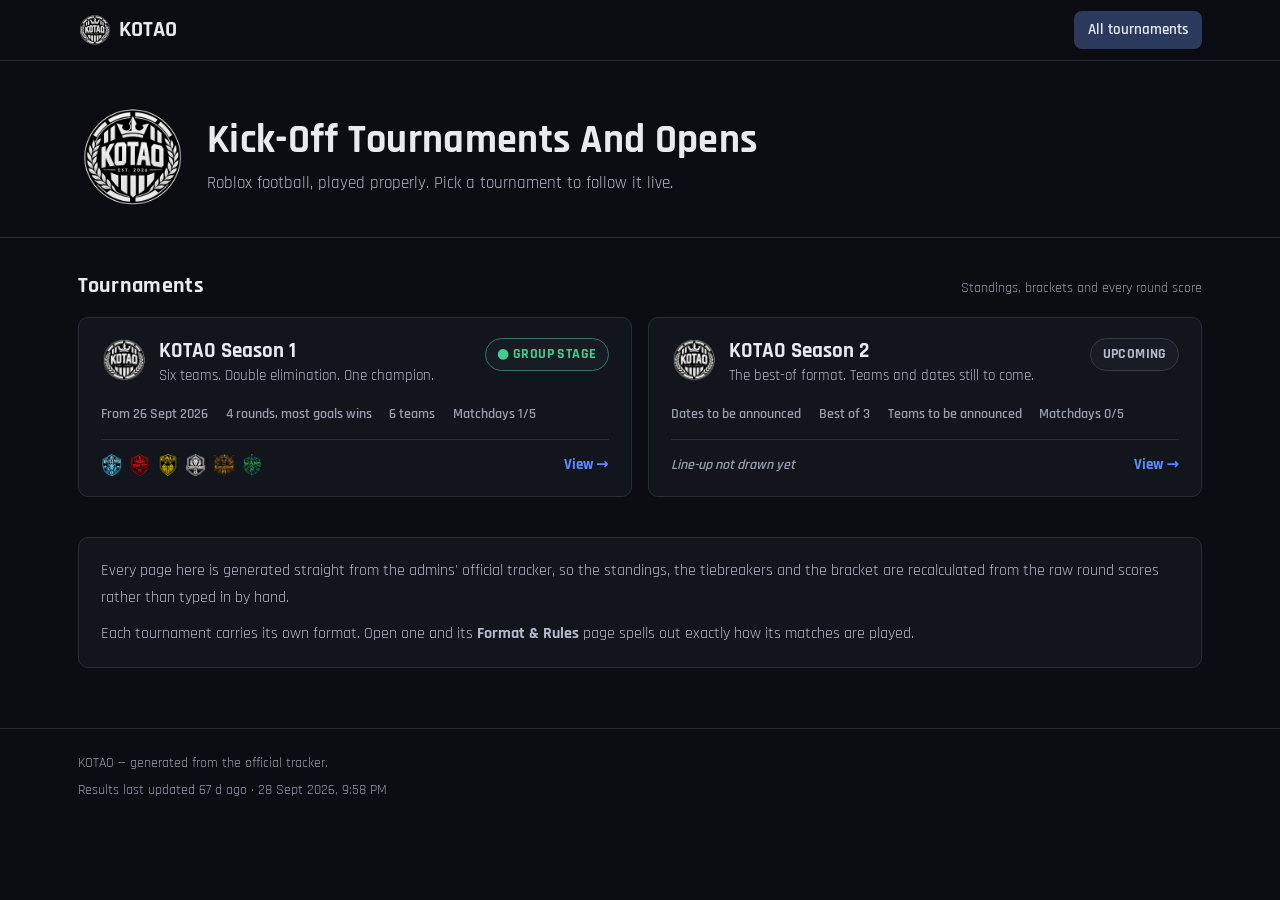
<file: index.html>
<!doctype html>
<html lang="en">
<head>
<meta charset="utf-8">
<meta name="viewport" content="width=device-width, initial-scale=1">
<title>KOTAO — Kick-Off Tournaments And Opens</title>
<link rel="preconnect" href="https://fonts.googleapis.com">
<link href="https://fonts.googleapis.com/css2?family=Rajdhani:wght@500;700;800&display=swap" rel="stylesheet">
<link rel="icon" href="favicon.png">
<link rel="apple-touch-icon" href="apple-touch-icon.png">
<link rel="stylesheet" href="css/styles.css">
</head>
<body>

<a class="skip-link" href="#main">Skip to main content</a>

<header class="topbar"><div class="wrap" id="nav"></div></header>

<section class="hero" aria-labelledby="page-title">
  <div class="wrap hero-id">
    <img class="tlogo hero-logo" src="logos/kotao-lg.webp" alt="KOTAO">
    <div class="hero-text">
      <h1 id="page-title">Kick-Off Tournaments And Opens</h1>
      <div class="tagline">Roblox football, played properly. Pick a tournament to follow it live.</div>
    </div>
  </div>
</section>

<main class="wrap" id="main" tabindex="-1">

  <section>
    <div class="section-head"><h2>Tournaments</h2>
      <span class="note">Standings, brackets and every round score</span></div>
    <div class="tcards" id="tournaments"></div>
  </section>

  <section aria-labelledby="about-h">
    <h2 id="about-h" class="visually-hidden">About this site</h2>
    <div class="panel about">
      <p>Every page here is generated straight from the admins' official tracker, so the
         standings, the tiebreakers and the bracket are recalculated from the raw round
         scores rather than typed in by hand.</p>
      <p>Each tournament carries its own format. Open one and its
         <strong>Format &amp; Rules</strong> page spells out exactly how its matches are
         played.</p>
    </div>
  </section>

</main>

<footer>
  <div class="wrap">KOTAO — generated from the official tracker.
    <div id="updated-stamp" class="stamp"></div></div>
</footer>

<script src="js/logic.js"></script>
<script src="data/data.js"></script>
<script src="js/render.js"></script>
<script>
renderNav('hub', null);
renderTournamentCards(document.getElementById('tournaments'), RAW_DATA);
renderUpdatedStamp(RAW_DATA.generatedAt);
</script>
</body>
</html>
</file>
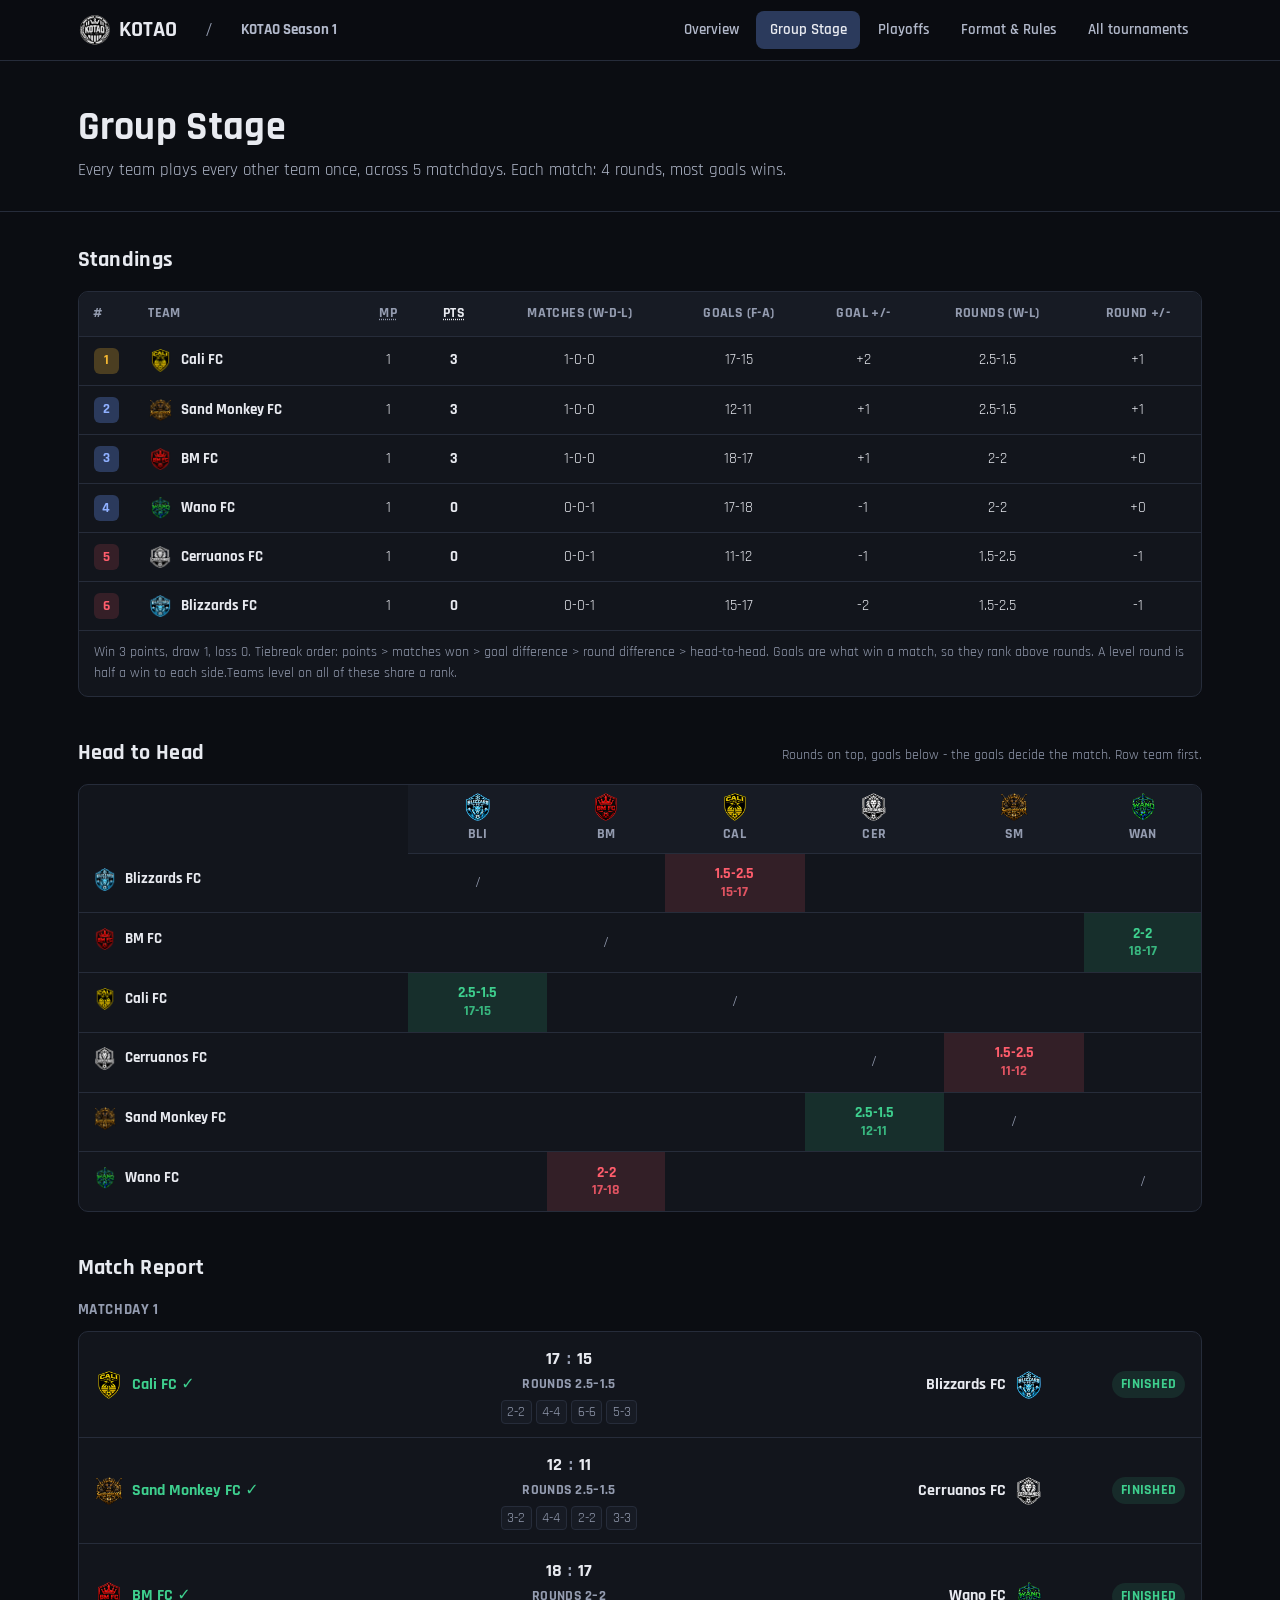
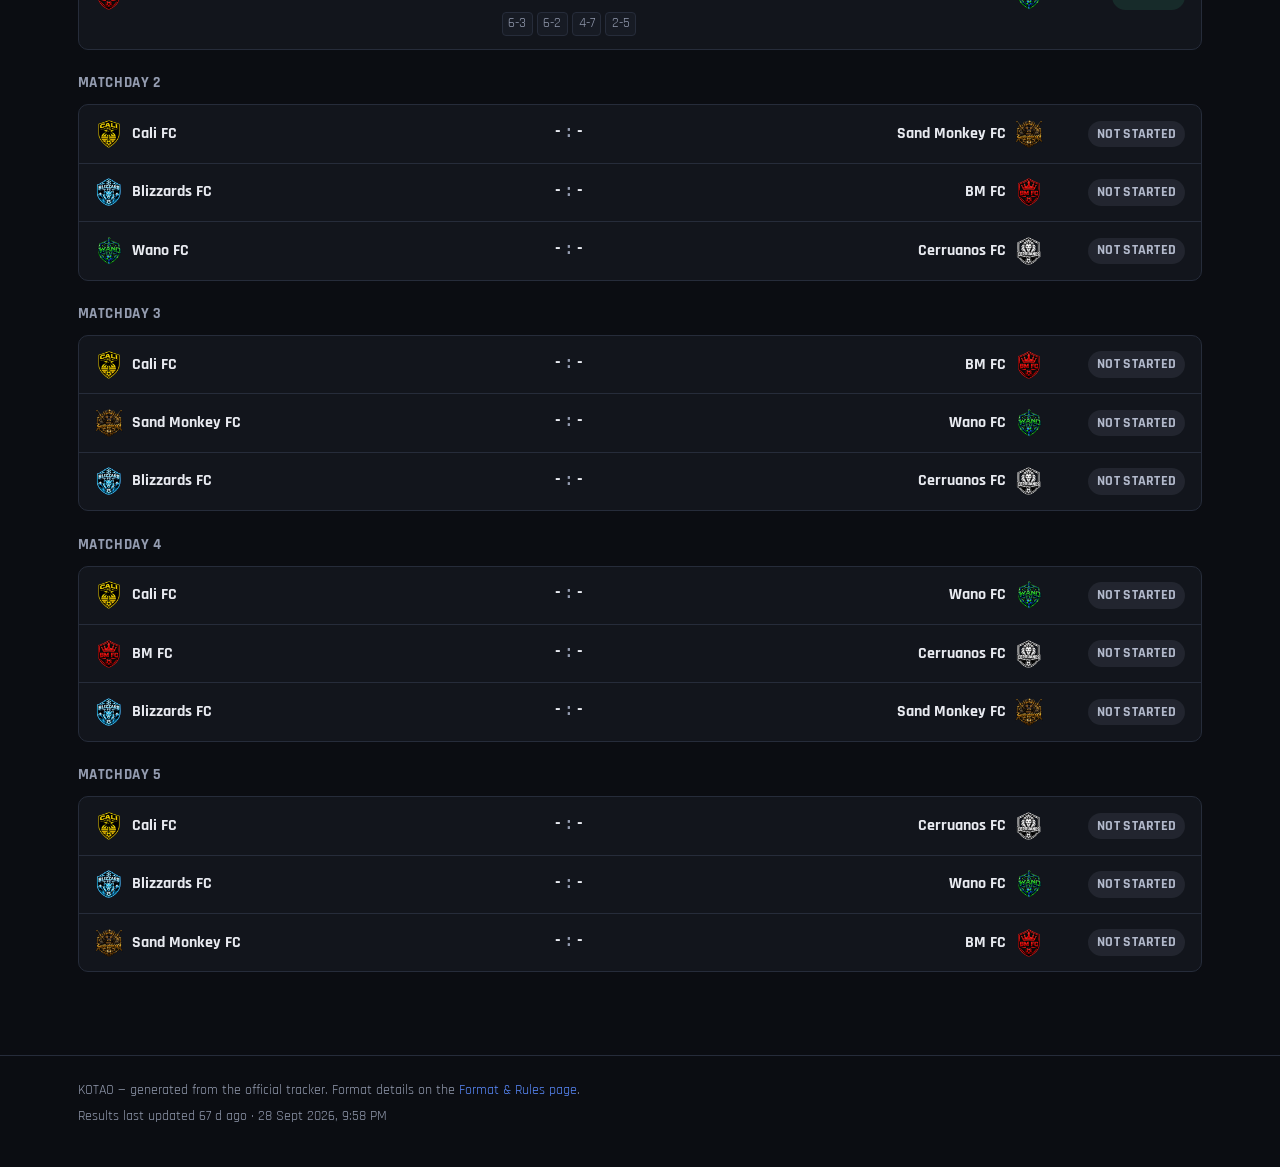
<file: group-stage.html>
<!doctype html>
<html lang="en">
<head>
<meta charset="utf-8">
<meta name="viewport" content="width=device-width, initial-scale=1">
<title>Group Stage — KOTAO</title>
<link rel="preconnect" href="https://fonts.googleapis.com">
<link href="https://fonts.googleapis.com/css2?family=Rajdhani:wght@500;700;800&display=swap" rel="stylesheet">
<link rel="icon" href="favicon.png">
<link rel="apple-touch-icon" href="apple-touch-icon.png">
<link rel="stylesheet" href="css/styles.css">
</head>
<body>

<a class="skip-link" href="#main">Skip to main content</a>

<header class="topbar"><div class="wrap" id="nav"></div></header>

<section class="hero" aria-labelledby="page-title">
  <div class="wrap">
    <h1 id="page-title">Group Stage</h1>
    <div class="tagline" id="hero-tagline"></div>
  </div>
</section>

<main class="wrap" id="main" tabindex="-1">

  <section>
    <div class="section-head"><h2>Standings</h2></div>
    <div class="panel" id="standings"></div>
  </section>

  <section>
    <div class="section-head"><h2>Head to Head</h2><span class="note" id="h2h-note"></span></div>
    <div class="panel" id="h2h"></div>
  </section>

  <section>
    <div class="section-head"><h2>Match Report</h2></div>
    <div id="matchdays"></div>
  </section>

</main>

<footer>
  <div class="wrap">KOTAO — generated from the official tracker. Format details on the
    <a id="link-rules" href="rules.html">Format &amp; Rules page</a>.
    <div id="updated-stamp" class="stamp"></div></div>
</footer>

<script src="js/logic.js"></script>
<script src="data/data.js"></script>
<script src="js/render.js"></script>
<script>
const t = buildTournament(pickTournament(RAW_DATA, currentId()));
renderNav('group', t);
document.title = 'Group Stage — ' + t.name;
document.getElementById('link-rules').href = href('rules.html', t.id);
document.getElementById('hero-tagline').textContent =
  'Every team plays every other team once, across 5 matchdays. '
  + 'Each match: ' + formatLabel(t.groupRows[0].stats.format) + '.';

renderStandingsTable(document.getElementById('standings'), t);
const tieNote = tieNoticeEl(t);
if (tieNote) {
  const box = document.getElementById('standings');
  box.parentNode.insertBefore(tieNote, box);
}
document.getElementById('h2h-note').textContent = isAgg(t)
  ? 'Rounds on top, goals below - the goals decide the match. Row team first.'
  : 'Rounds won, row team first';
renderHeadToHead(document.getElementById('h2h'), t);
renderMatchdays(document.getElementById('matchdays'), t);

renderUpdatedStamp(RAW_DATA.generatedAt);
</script>
</body>
</html>
</file>
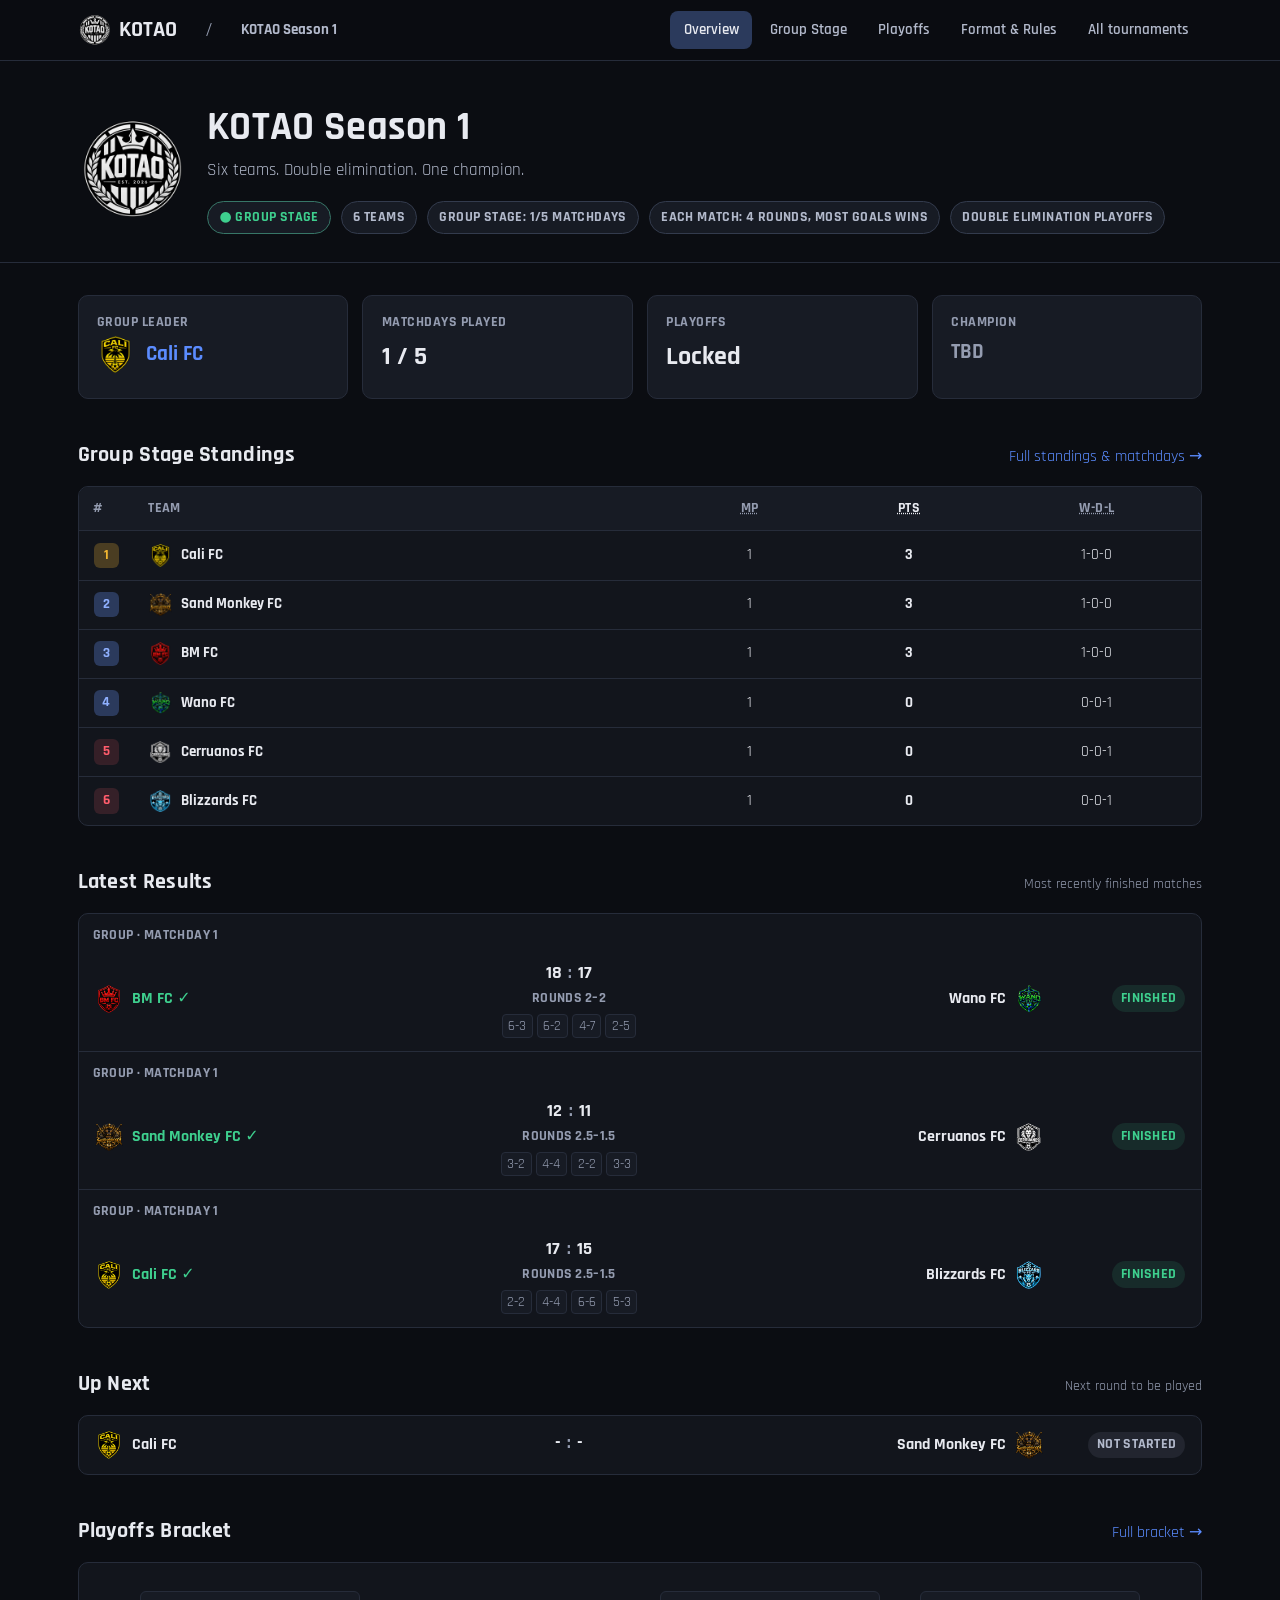
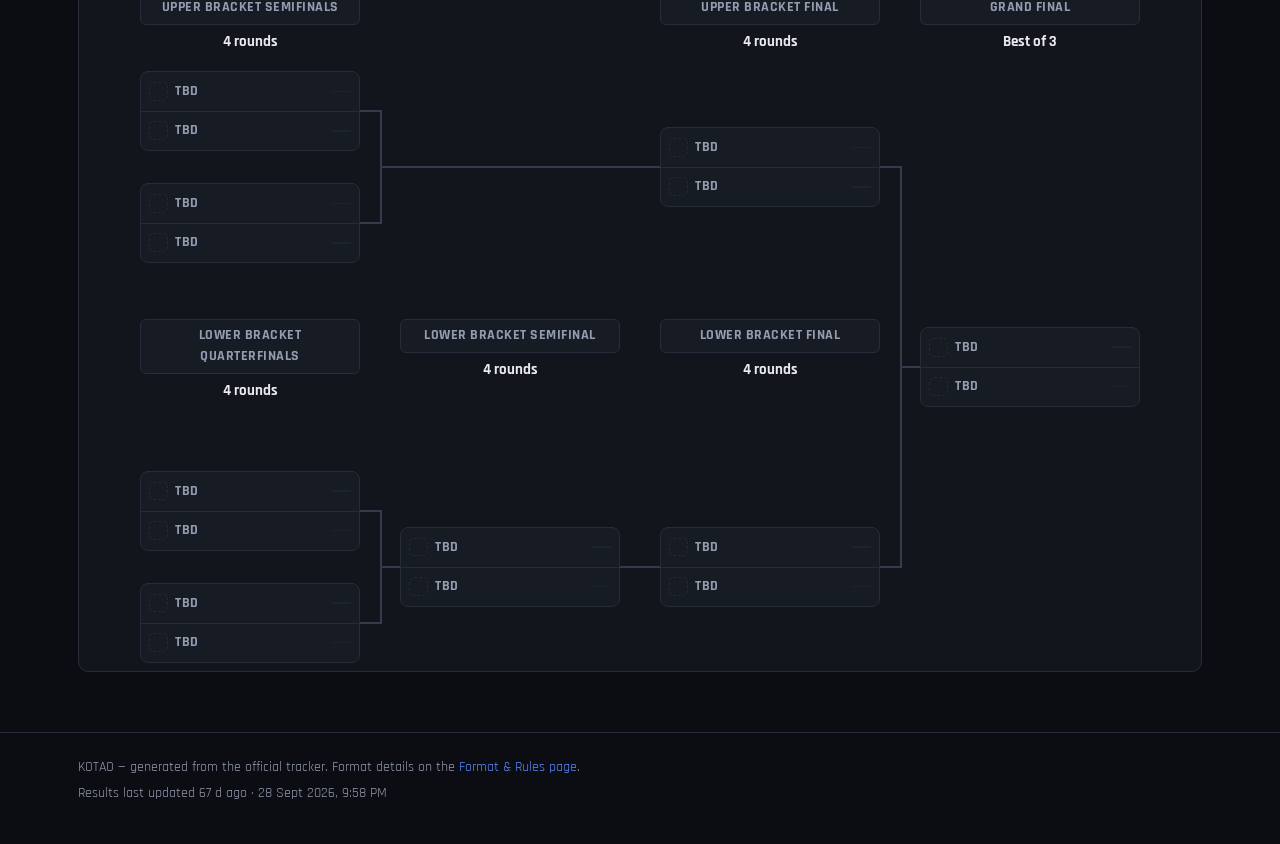
<file: overview.html>
<!doctype html>
<html lang="en">
<head>
<meta charset="utf-8">
<meta name="viewport" content="width=device-width, initial-scale=1">
<title>Overview — KOTAO</title>
<link rel="preconnect" href="https://fonts.googleapis.com">
<link href="https://fonts.googleapis.com/css2?family=Rajdhani:wght@500;700;800&display=swap" rel="stylesheet">
<link rel="icon" href="favicon.png">
<link rel="apple-touch-icon" href="apple-touch-icon.png">
<link rel="stylesheet" href="css/styles.css">
</head>
<body>

<a class="skip-link" href="#main">Skip to main content</a>

<header class="topbar"><div class="wrap" id="nav"></div></header>

<section class="hero" aria-labelledby="hero-title">
  <div class="wrap hero-id">
    <img class="tlogo hero-logo" src="logos/kotao-lg.webp" alt="KOTAO">
    <div class="hero-text">
      <h1 id="hero-title">KOTAO</h1>
      <div class="tagline" id="hero-tagline"></div>
      <div class="badges" id="hero-badges"></div>
    </div>
  </div>
</section>

<main class="wrap" id="main" tabindex="-1">

  <section aria-labelledby="glance-h">
    <h2 id="glance-h" class="visually-hidden">At a glance</h2>
    <div class="stat-grid" id="stat-grid"></div>
  </section>

  <section>
    <div class="section-head">
      <h2>Group Stage Standings</h2>
      <a id="link-group" href="group-stage.html">Full standings &amp; matchdays →</a>
    </div>
    <div class="panel" id="standings-preview"></div>
  </section>

  <section>
    <div class="section-head">
      <h2>Latest Results</h2>
      <span class="note">Most recently finished matches</span>
    </div>
    <div id="recent-results"></div>
  </section>

  <section id="next-section" style="display:none">
    <div class="section-head">
      <h2>Up Next</h2>
      <span class="note">Next round to be played</span>
    </div>
    <div id="next-match"></div>
  </section>

  <section>
    <div class="section-head">
      <h2>Playoffs Bracket</h2>
      <a id="link-playoffs" href="playoffs.html">Full bracket →</a>
    </div>
    <div class="panel" id="bracket-preview"></div>
  </section>

</main>

<footer>
  <div class="wrap">KOTAO — generated from the official tracker. Format details on the
    <a id="link-rules" href="rules.html">Format &amp; Rules page</a>.
    <div id="updated-stamp" class="stamp"></div></div>
</footer>

<script src="js/logic.js"></script>
<script src="data/data.js"></script>
<script src="js/render.js"></script>
<script>
const entry = pickTournament(RAW_DATA, currentId());
const t = buildTournament(entry);
renderNav('overview', t);
['group', 'playoffs', 'rules'].forEach(k => {
  const a = document.getElementById('link-' + k);
  a.href = href(k === 'group' ? 'group-stage.html' : k + '.html', t.id);
});
document.title = t.name + ' — KOTAO';
document.getElementById('hero-title').textContent = t.name;
document.getElementById('hero-tagline').textContent = t.tagline || '';

// ---- badges ---------------------------------------------------------
const daysDone = [1,2,3,4,5].filter(d => t.groupRows.filter(r => r.matchday===d).every(r => r.stats.over)).length;
const matchFormat = formatLabel(t.groupRows[0].stats.format);
document.getElementById('hero-badges').innerHTML = `
  <span class="badge ${t.champion ? 'gold' : t.phase === 'upcoming' ? '' : 'live'}">${
    t.champion ? '🏆 ' : t.phase === 'upcoming' ? '' : '● '}${PHASE_LABEL[t.phase]}</span>
  <span class="badge">${t.teams.length} Teams</span>
  <span class="badge">Group Stage: ${daysDone}/5 matchdays</span>
  <span class="badge">Each match: ${esc(matchFormat)}</span>
  <span class="badge">Double Elimination Playoffs</span>
`;

// ---- stat cards -------------------------------------------------------
const leader = t.standings[0];
document.getElementById('stat-grid').innerHTML = `
  <div class="stat-card"><div class="label">Group Leader</div>
    <div class="value accent team-value">${t.anyGroupPlayed
      ? `<span class="team-id">${teamHtml(leader, { cls: 'md' })}</span>`
      : '<span class="tbd-value">TBD</span>'}</div></div>
  <div class="stat-card"><div class="label">Matchdays Played</div><div class="value">${daysDone} / 5</div></div>
  <div class="stat-card"><div class="label">Playoffs</div><div class="value">${t.seedingSettled ? 'Underway' : t.allDecided ? 'On hold' : 'Locked'}</div></div>
  <div class="stat-card"><div class="label">Champion</div>
    <div class="value gold team-value">${t.champion
      ? `<span class="team-id">${teamHtml(t.champion, { cls: 'md' })}</span>`
      : '<span class="tbd-value">TBD</span>'}</div></div>
`;

// ---- standings preview --------------------------------------------------
renderStandingsTable(document.getElementById('standings-preview'), t, { compact: true });
const tieNote = tieNoticeEl(t);
if (tieNote) {
  const box = document.getElementById('standings-preview');
  box.parentNode.insertBefore(tieNote, box);
}

// ---- recent results -------------------------------------------------
const allMatches = t.groupRows.map(r => ({ ...r, kind: 'Group · Matchday ' + r.matchday }))
  .concat(t.playoffs.filter(p => p.stats.played).map(p => ({ teamA: p.teamA, teamB: p.teamB, stats: p.stats, rounds: p.rounds, kind: p.name })));
const finished = allMatches.filter(m => m.stats.over).slice(-5).reverse();
const recent = document.getElementById('recent-results');
if (finished.length) {
  const panel = el('div', 'panel');
  finished.forEach(m => {
    panel.appendChild(el('div', 'match-kind', m.kind));
    panel.appendChild(matchRow(m.teamA, m.teamB, m.stats, m.rounds));
  });
  recent.appendChild(panel);
} else {
  recent.innerHTML = '<div class="panel" style="padding:20px;color:var(--text-mute)">No matches finished yet.</div>';
}

// ---- next match -------------------------------------------------------
const pending = t.seedingSettled
  ? t.playoffs.find(p => !p.stats.over && p.teamA && p.teamB)
  : t.groupRows.find(r => !r.stats.over);
if (pending) {
  document.getElementById('next-section').style.display = '';
  const panel = el('div', 'panel');
  panel.appendChild(matchRow(pending.teamA, pending.teamB, pending.stats, pending.rounds,
                            pending.kickoff));
  document.getElementById('next-match').appendChild(panel);
}

// ---- bracket preview --------------------------------------------------
renderBracket(document.getElementById('bracket-preview'), t);

renderUpdatedStamp(RAW_DATA.generatedAt);
</script>
</body>
</html>
</file>
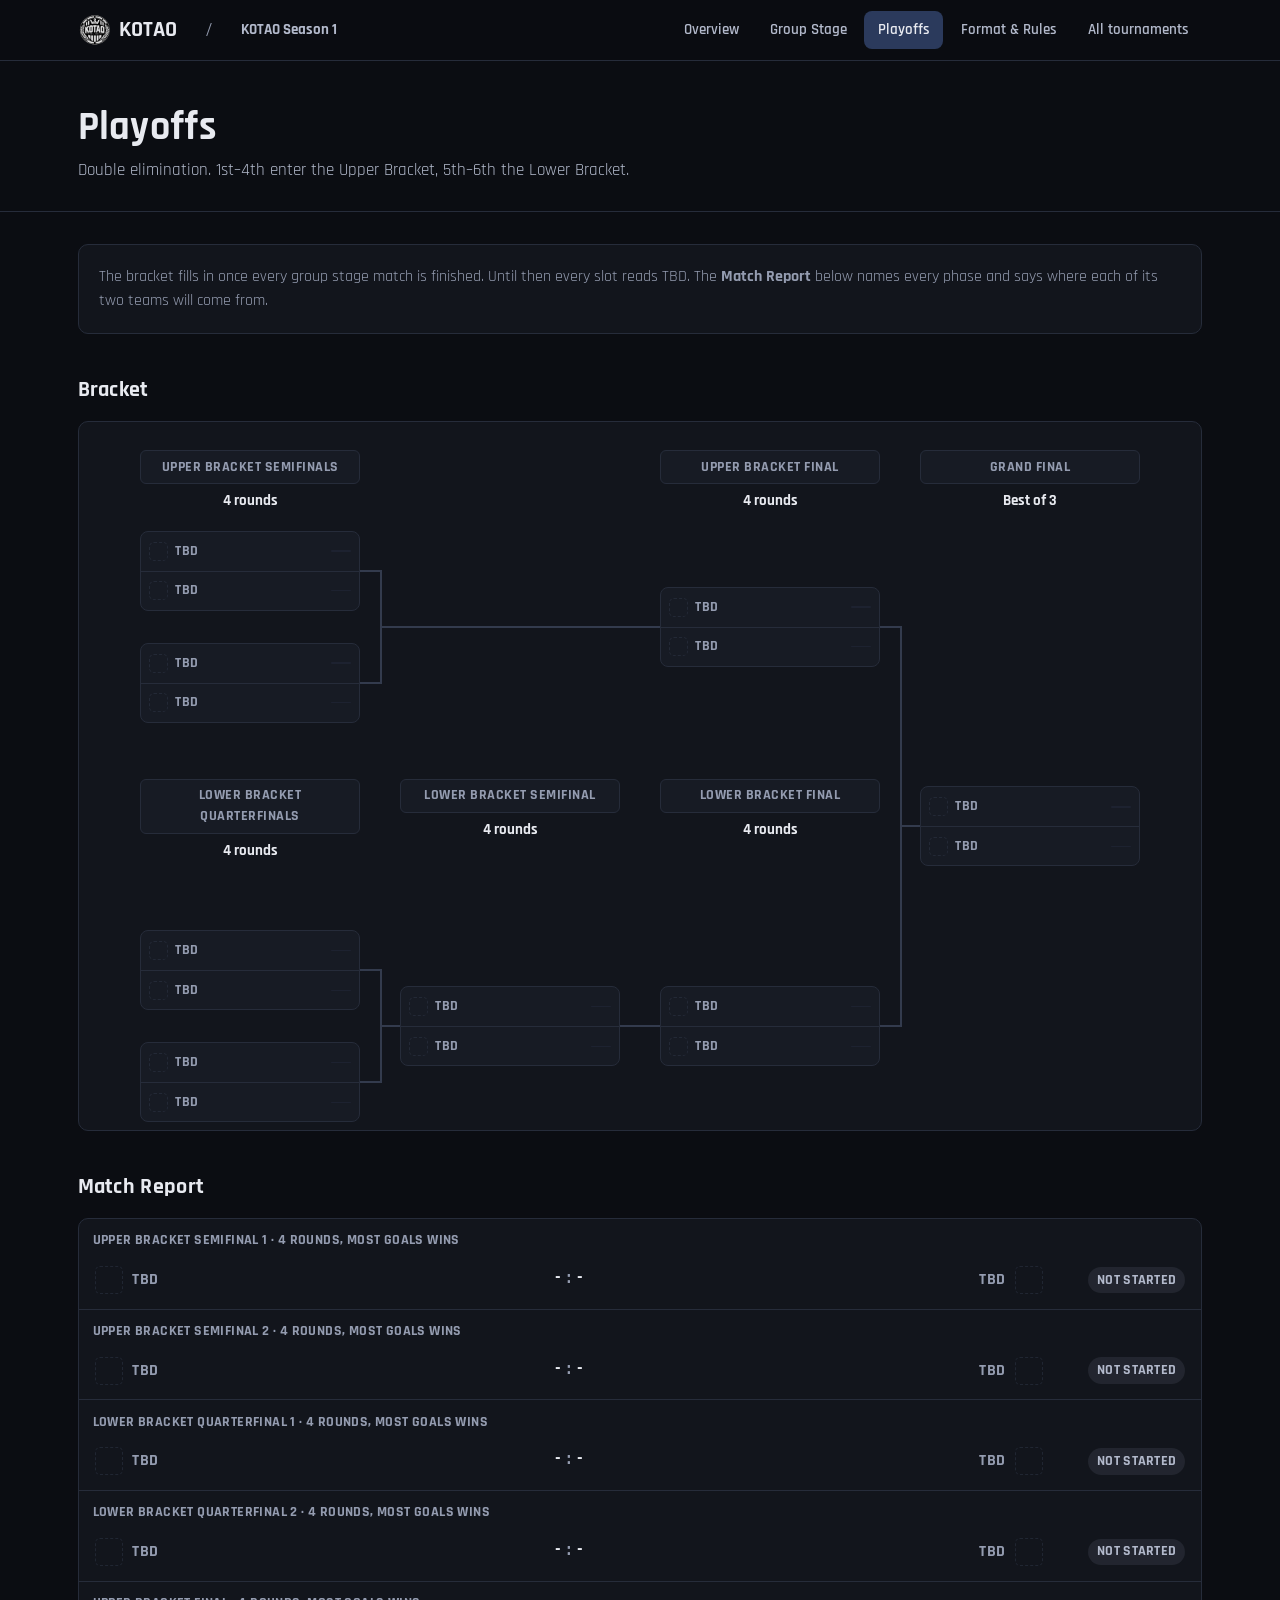
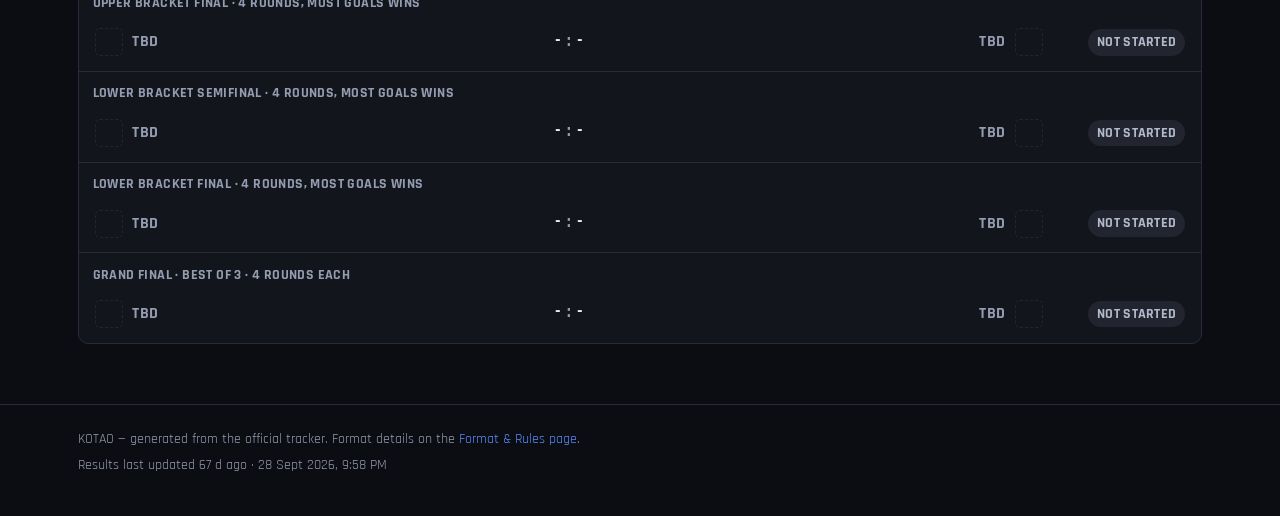
<file: playoffs.html>
<!doctype html>
<html lang="en">
<head>
<meta charset="utf-8">
<meta name="viewport" content="width=device-width, initial-scale=1">
<title>Playoffs — KOTAO</title>
<link rel="preconnect" href="https://fonts.googleapis.com">
<link href="https://fonts.googleapis.com/css2?family=Rajdhani:wght@500;700;800&display=swap" rel="stylesheet">
<link rel="icon" href="favicon.png">
<link rel="apple-touch-icon" href="apple-touch-icon.png">
<link rel="stylesheet" href="css/styles.css">
</head>
<body>

<a class="skip-link" href="#main">Skip to main content</a>

<header class="topbar"><div class="wrap" id="nav"></div></header>

<section class="hero" aria-labelledby="page-title">
  <div class="wrap">
    <h1 id="page-title">Playoffs</h1>
    <div class="tagline">Double elimination. 1st–4th enter the Upper Bracket, 5th–6th the Lower Bracket.</div>
  </div>
</section>

<main class="wrap" id="main" tabindex="-1">

  <section id="locked-note" style="display:none" aria-labelledby="locked-h">
    <h2 id="locked-h" class="visually-hidden">Bracket status</h2>
    <div class="panel" style="padding:20px;color:var(--text-mute)">
      The bracket fills in once every group stage match is finished. Until then every
      slot reads TBD. The <strong>Match Report</strong> below names every phase and
      says where each of its two teams will come from.
    </div>
  </section>

  <section>
    <div class="section-head"><h2>Bracket</h2></div>
    <div class="panel" id="bracket"></div>
  </section>

  <section>
    <div class="section-head"><h2>Match Report</h2></div>
    <div id="playoff-list"></div>
  </section>

</main>

<footer>
  <div class="wrap">KOTAO — generated from the official tracker. Format details on the
    <a id="link-rules" href="rules.html">Format &amp; Rules page</a>.
    <div id="updated-stamp" class="stamp"></div></div>
</footer>

<script src="js/logic.js"></script>
<script src="data/data.js"></script>
<script src="js/render.js"></script>
<script>
const t = buildTournament(pickTournament(RAW_DATA, currentId()));
renderNav('playoffs', t);
document.title = 'Playoffs — ' + t.name;
document.getElementById('link-rules').href = href('rules.html', t.id);

if (!t.allDecided) {
  document.getElementById('locked-note').style.display = '';
} else if (!t.seedingSettled) {
  // swap the panel for the tie notice, but keep the section's own heading
  const host = document.getElementById('locked-note');
  host.querySelector('.panel').replaceWith(tieNoticeEl(t));
  host.style.display = '';
}
renderBracket(document.getElementById('bracket'), t);
renderPlayoffList(document.getElementById('playoff-list'), t);

renderUpdatedStamp(RAW_DATA.generatedAt);
</script>
</body>
</html>
</file>
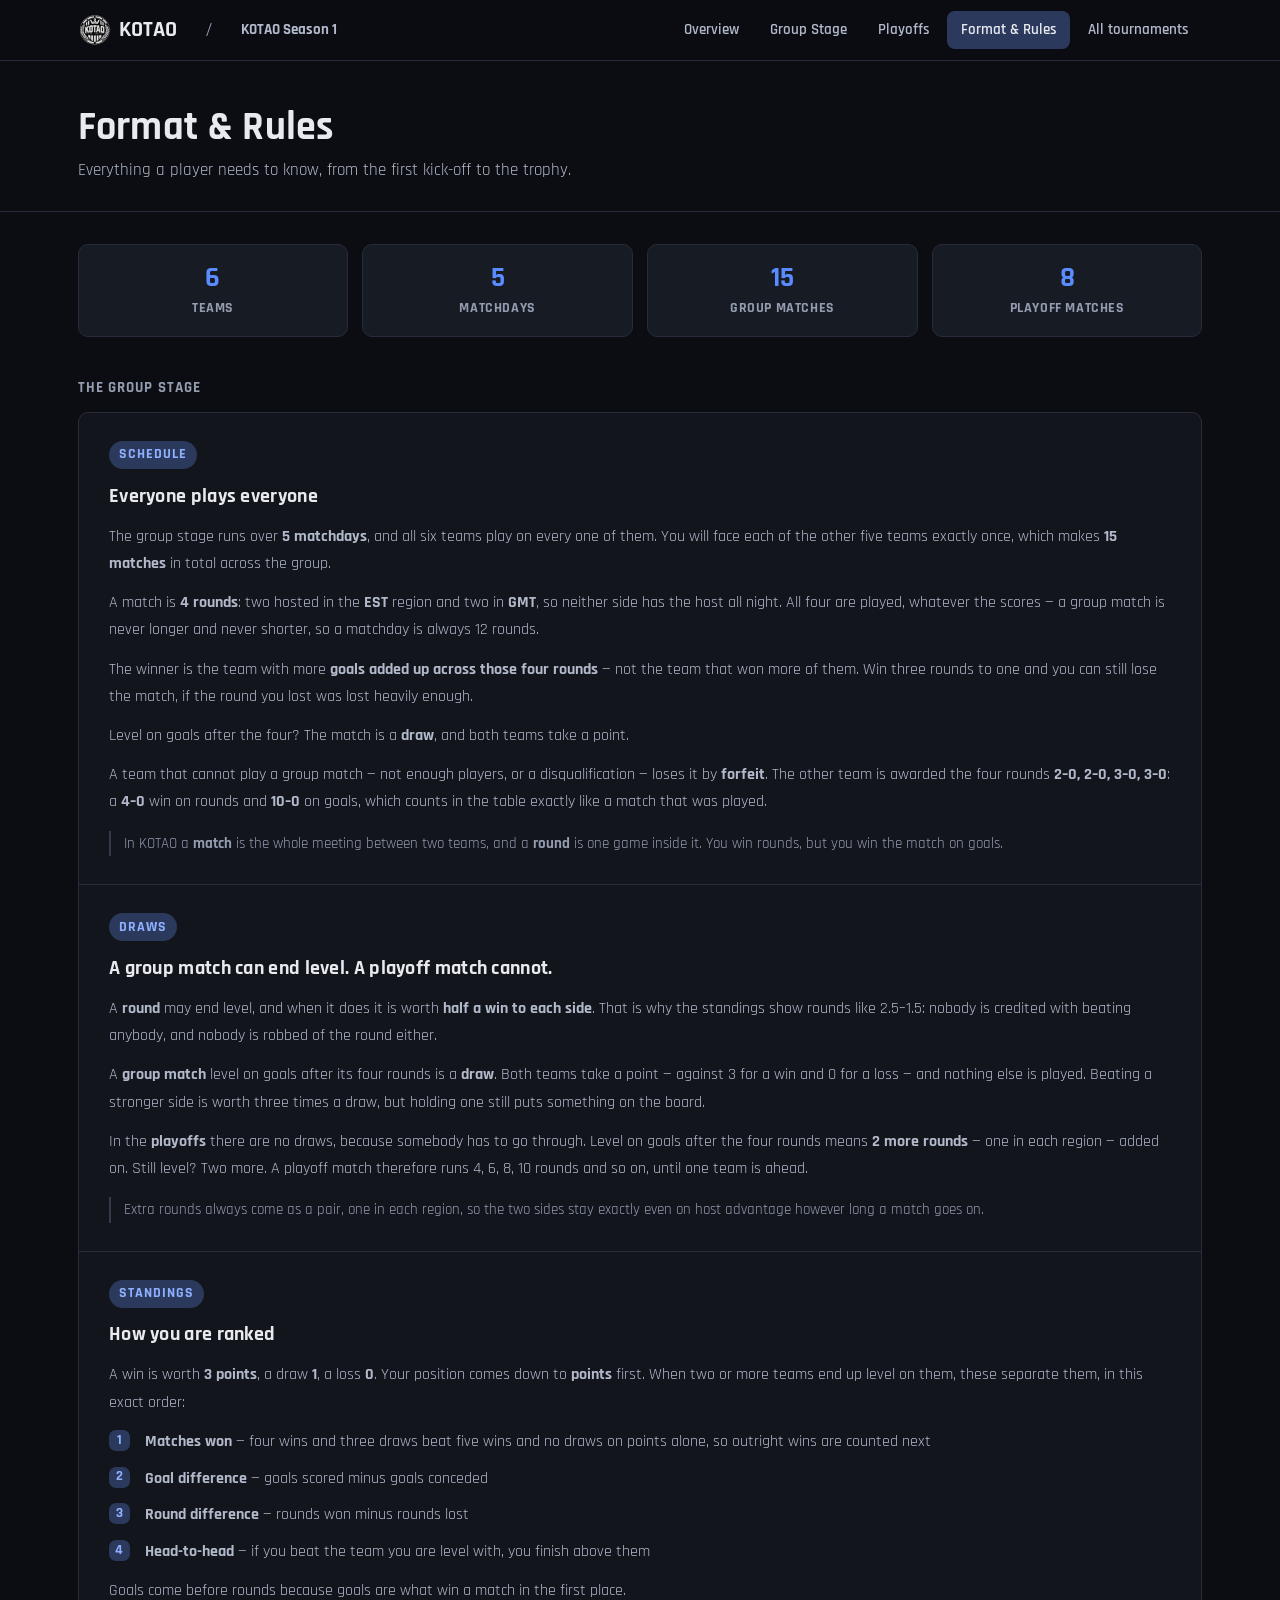
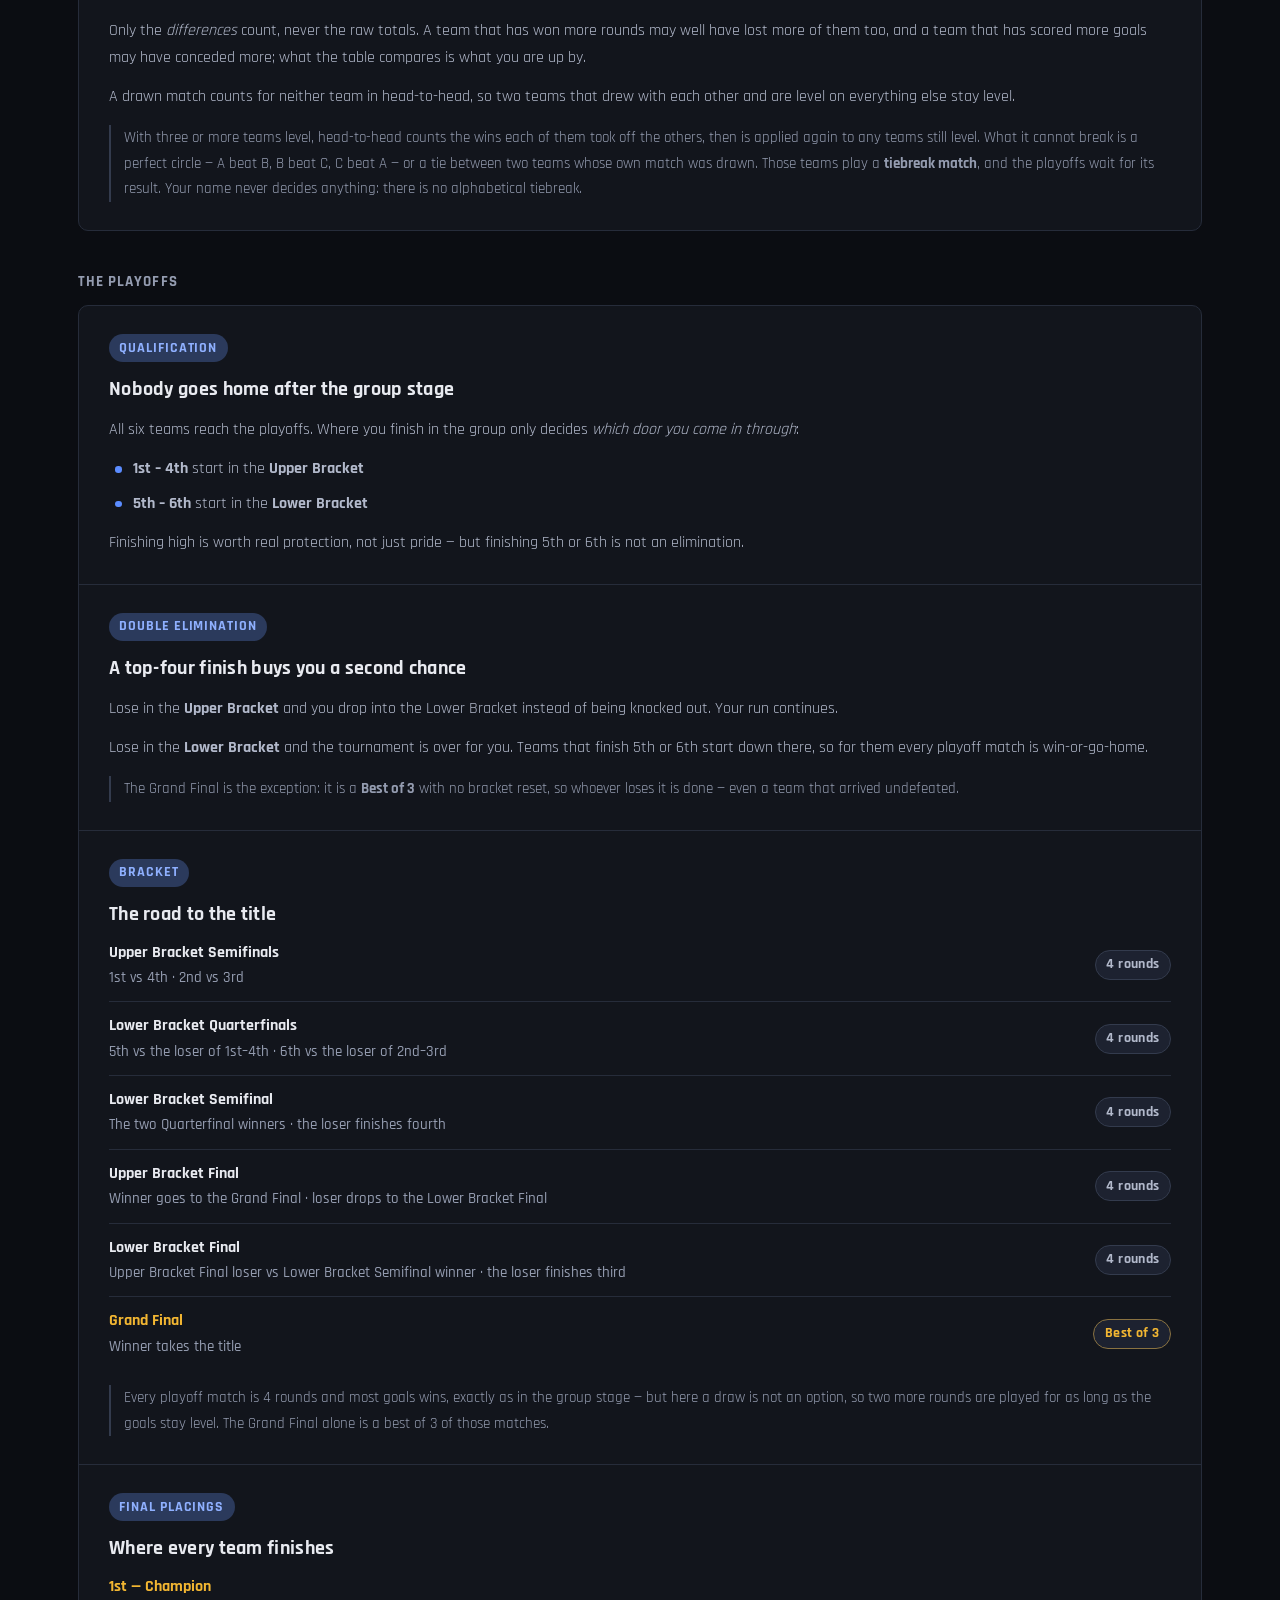
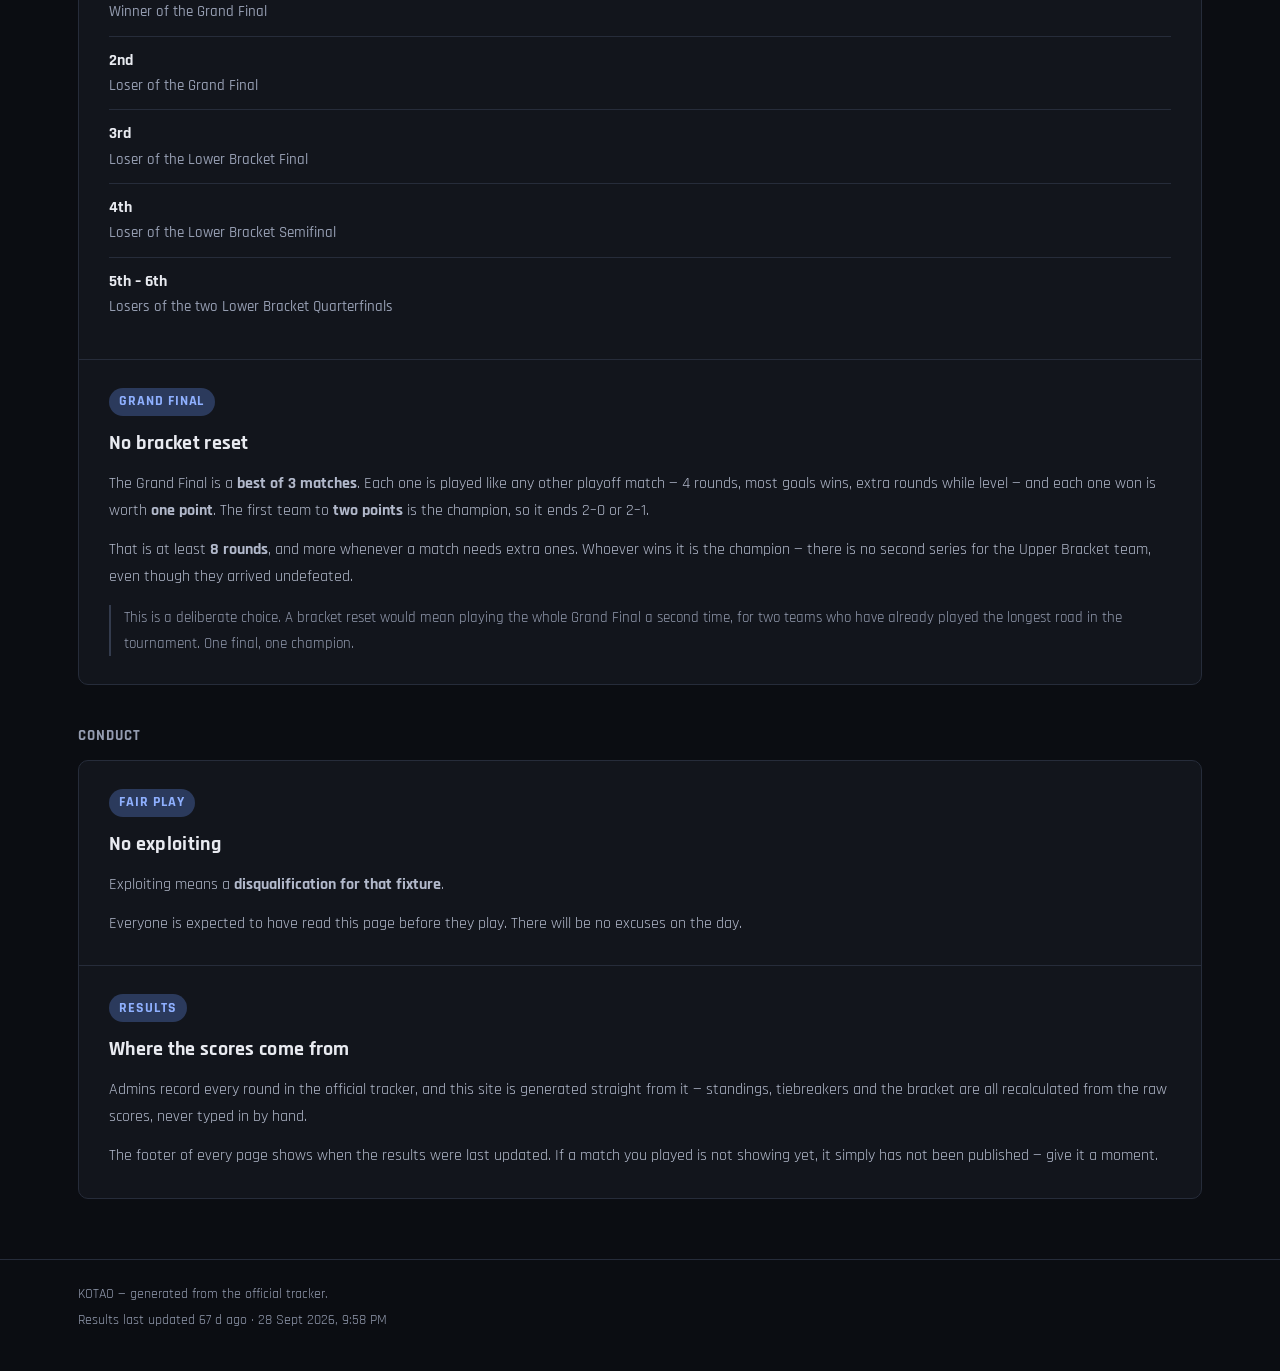
<file: rules.html>
<!doctype html>
<html lang="en">
<head>
<meta charset="utf-8">
<meta name="viewport" content="width=device-width, initial-scale=1">
<title>Format &amp; Rules — KOTAO</title>
<link rel="preconnect" href="https://fonts.googleapis.com">
<link href="https://fonts.googleapis.com/css2?family=Rajdhani:wght@500;700;800&display=swap" rel="stylesheet">
<link rel="icon" href="favicon.png">
<link rel="apple-touch-icon" href="apple-touch-icon.png">
<link rel="stylesheet" href="css/styles.css">
</head>
<body>

<a class="skip-link" href="#main">Skip to main content</a>

<header class="topbar"><div class="wrap" id="nav"></div></header>

<section class="hero" aria-labelledby="page-title">
  <div class="wrap">
    <h1 id="page-title">Format &amp; Rules</h1>
    <div class="tagline">Everything a player needs to know, from the first kick-off to the trophy.</div>
  </div>
</section>

<main class="wrap" id="main" tabindex="-1">

  <section aria-labelledby="glance-h">
    <h2 id="glance-h" class="visually-hidden">The tournament in numbers</h2>
    <div class="glance" id="glance"></div>
  </section>

  <section>
    <h2 class="rule-group">The Group Stage</h2>
    <div class="panel">
      <div class="rule-card" id="card-schedule"></div>
      <div class="rule-card" id="card-draws"></div>
      <div class="rule-card" id="card-standings"></div>
    </div>
  </section>

  <section>
    <h2 class="rule-group">The Playoffs</h2>
    <div class="panel">

      <div class="rule-card">
        <span class="tag">QUALIFICATION</span>
        <h3>Nobody goes home after the group stage</h3>
        <p>All six teams reach the playoffs. Where you finish in the group only decides
           <em>which door you come in through</em>:</p>
        <ul>
          <li><strong>1st &ndash; 4th</strong> start in the <strong>Upper Bracket</strong></li>
          <li><strong>5th &ndash; 6th</strong> start in the <strong>Lower Bracket</strong></li>
        </ul>
        <p>Finishing high is worth real protection, not just pride &mdash; but finishing 5th or
           6th is not an elimination.</p>
      </div>

      <div class="rule-card" id="card-double"></div>
      <div class="rule-card" id="card-bracket"></div>

      <div class="rule-card">
        <span class="tag">FINAL PLACINGS</span>
        <h3>Where every team finishes</h3>
        <div class="phase-list">
          <div class="phase-row final">
            <div class="pname">1st &mdash; Champion
              <span class="pdesc">Winner of the Grand Final</span></div>
          </div>
          <div class="phase-row">
            <div class="pname">2nd
              <span class="pdesc">Loser of the Grand Final</span></div>
          </div>
          <div class="phase-row">
            <div class="pname">3rd
              <span class="pdesc">Loser of the Lower Bracket Final</span></div>
          </div>
          <div class="phase-row">
            <div class="pname">4th
              <span class="pdesc">Loser of the Lower Bracket Semifinal</span></div>
          </div>
          <div class="phase-row">
            <div class="pname">5th &ndash; 6th
              <span class="pdesc">Losers of the two Lower Bracket Quarterfinals</span></div>
          </div>
        </div>
      </div>

      <div class="rule-card" id="card-gf"></div>

    </div>
  </section>

  <section>
    <h2 class="rule-group">Conduct</h2>
    <div class="panel">

      <div class="rule-card">
        <span class="tag">FAIR PLAY</span>
        <h3>No exploiting</h3>
        <p>Exploiting means a <strong>disqualification for that fixture</strong>.</p>
        <p>Everyone is expected to have read this page before they play. There will be
           no excuses on the day.</p>
      </div>

      <div class="rule-card">
        <span class="tag">RESULTS</span>
        <h3>Where the scores come from</h3>
        <p>Admins record every round in the official tracker, and this site is generated
           straight from it &mdash; standings, tiebreakers and the bracket are all recalculated
           from the raw scores, never typed in by hand.</p>
        <p>The footer of every page shows when the results were last updated. If a match you
           played is not showing yet, it simply has not been published &mdash; give it a moment.</p>
      </div>

    </div>
  </section>

</main>

<footer>
  <div class="wrap">KOTAO — generated from the official tracker.
    <div id="updated-stamp" class="stamp"></div></div>
</footer>

<script src="js/logic.js"></script>
<script src="data/data.js"></script>
<script src="js/render.js"></script>
<script>
const t = buildTournament(pickTournament(RAW_DATA, currentId()));
renderNav('rules', t);
document.title = 'Format & Rules — ' + t.name;

// Everything below is written from the tournament's own match formats, so the
// page can never describe a format the workbook is not actually using.
const gfmt = t.groupRows[0].stats.format;
const pfmt = t.playoffs[0].format;
const gffmt = t.playoffs[7].format;
const agg = gfmt.kind === 'agg';
// only the aggregate group stage can be drawn; its playoffs cannot
const draws = !!gfmt.draw;
const set = (id, html) => document.getElementById(id).innerHTML = html;

set('glance', [
  [t.teams.length, 'Teams'], [5, 'Matchdays'],
  [t.groupRows.length, 'Group matches'], [t.playoffs.length, 'Playoff matches'],
].map(([k, v]) => `<div class="glance-item"><div class="k">${k}</div><div class="v">${v}</div></div>`).join(''));

// ------------------------------------------------------------- schedule
set('card-schedule', `
  <span class="tag">SCHEDULE</span>
  <h3>Everyone plays everyone</h3>
  <p>The group stage runs over <strong>5 matchdays</strong>, and all six teams play on every
     one of them. You will face each of the other five teams exactly once, which makes
     <strong>${t.groupRows.length} matches</strong> in total across the group.</p>
  ${agg ? `
  <p>A match is <strong>${gfmt.rounds} rounds</strong>: two hosted in the <strong>EST</strong>
     region and two in <strong>GMT</strong>, so neither side has the host all night. All
     four are played, whatever the scores &mdash; a group match is never longer and never
     shorter, so a matchday is always ${t.groupRows.length / 5 * gfmt.rounds} rounds.</p>
  <p>The winner is the team with more <strong>goals added up across those four rounds</strong>
     &mdash; not the team that won more of them. Win three rounds to one and you can still
     lose the match, if the round you lost was lost heavily enough.</p>
  ${draws ? `<p>Level on goals after the four? The match is a <strong>draw</strong>, and both
     teams take a point.</p>` : ''}
  ${agg ? `<p>A team that cannot play a group match &mdash; not enough players, or a
     disqualification &mdash; loses it by <strong>forfeit</strong>. The other team is awarded
     the four rounds <strong>2&ndash;0, 2&ndash;0, 3&ndash;0, 3&ndash;0</strong>: a
     <strong>4&ndash;0</strong> win on rounds and <strong>10&ndash;0</strong> on goals,
     which counts in the table exactly like a match that was played.</p>` : ''}`
  : `
  <p>Every group match is a <strong>Best of ${gfmt.bo}</strong>: the first team to win
     ${Math.ceil(gfmt.bo / 2)} rounds takes the match, and the rest are not played.</p>`}
  <p class="aside">In KOTAO a <strong>match</strong> is the whole meeting between two teams,
     and a <strong>round</strong> is one game inside it. ${agg
       ? 'You win rounds, but you win the match on goals.'
       : 'You win rounds to win the match.'}</p>`);

// ---------------------------------------------------------------- draws
set('card-draws', agg ? `
  <span class="tag">DRAWS</span>
  <h3>A group match can end level. A playoff match cannot.</h3>
  <p>A <strong>round</strong> may end level, and when it does it is worth
     <strong>half a win to each side</strong>. That is why the standings show rounds like
     2.5&ndash;1.5: nobody is credited with beating anybody, and nobody is robbed of the
     round either.</p>
  <p>A <strong>group match</strong> level on goals after its four rounds is a
     <strong>draw</strong>. Both teams take a point &mdash; against 3 for a win and 0 for a
     loss &mdash; and nothing else is played. Beating a stronger side is worth three times a
     draw, but holding one still puts something on the board.</p>
  <p>In the <strong>playoffs</strong> there are no draws, because somebody has to go
     through. Level on goals after the four rounds means <strong>${pfmt.extra} more
     rounds</strong> &mdash; one in each region &mdash; added on. Still level? Two more. A
     playoff match therefore runs 4, 6, 8, 10 rounds and so on, until one team is ahead.</p>
  <p class="aside">Extra rounds always come as a pair, one in each region, so the two sides
     stay exactly even on host advantage however long a match goes on.</p>`
: `
  <span class="tag">NO DRAWS</span>
  <h3>A round always has a winner</h3>
  <p>There are no draws in KOTAO. If a round finishes level, it goes straight to
     <strong>sudden death</strong>: no time limit, first goal wins.</p>
  <p>If that mini-match somehow ends goalless too, you replay it again, and again,
     for as long as it takes. Only the decisive scoreline is recorded &mdash; so a round
     is never written down as 2&ndash;2.</p>`);

// ------------------------------------------------------------ standings
set('card-standings', agg ? `
  <span class="tag">STANDINGS</span>
  <h3>How you are ranked</h3>
  <p>A win is worth <strong>3 points</strong>, a draw <strong>1</strong>, a loss
     <strong>0</strong>. Your position comes down to <strong>points</strong> first. When two
     or more teams end up level on them, these separate them, in this exact order:</p>
  <ol class="ranked">
    <li><strong>Matches won</strong> &mdash; four wins and three draws beat five wins and
        no draws on points alone, so outright wins are counted next</li>
    <li><strong>Goal difference</strong> &mdash; goals scored minus goals conceded</li>
    <li><strong>Round difference</strong> &mdash; rounds won minus rounds lost</li>
    <li><strong>Head-to-head</strong> &mdash; if you beat the team you are level with,
        you finish above them</li>
  </ol>
  <p>Goals come before rounds because goals are what win a match in the first place.</p>
  <p>Only the <em>differences</em> count, never the raw totals. A team that has won more
     rounds may well have lost more of them too, and a team that has scored more goals may
     have conceded more; what the table compares is what you are up by.</p>
  <p>A drawn match counts for neither team in head-to-head, so two teams that drew with
     each other and are level on everything else stay level.</p>
  <p class="aside">With three or more teams level, head-to-head counts the wins each of
     them took off the others, then is applied again to any teams still level. What it
     cannot break is a perfect circle &mdash; A beat B, B beat C, C beat A &mdash; or a tie
     between two teams whose own match was drawn. Those teams play a
     <strong>tiebreak match</strong>, and the playoffs wait for its result.
     Your name never decides anything: there is no alphabetical tiebreak.</p>`
: `
  <span class="tag">STANDINGS</span>
  <h3>How you are ranked</h3>
  <p>Your position comes down to <strong>matches won</strong> first. When two or more
     teams end up level on that, these separate them, in this exact order:</p>
  <ol class="ranked">
    <li><strong>Round difference</strong> &mdash; rounds you won minus rounds you lost</li>
    <li><strong>Rounds won</strong></li>
    <li><strong>Goal difference</strong> &mdash; goals scored minus goals conceded</li>
    <li><strong>Goals scored</strong></li>
    <li><strong>Head-to-head</strong> &mdash; if you beat the team you are level with,
        you finish above them</li>
  </ol>
  <p>Since no match can end in a draw, head-to-head always settles a tie between two
     teams. Your name never decides anything: there is no alphabetical tiebreak.</p>
  <p class="aside">With three or more teams level, head-to-head counts the wins each of
     them took off the others, then is applied again to any teams still level. The only
     tie it cannot break is a perfect circle &mdash; A beat B, B beat C, C beat A. Those
     teams play a <strong>tiebreak match</strong>, and the playoffs wait for its result.</p>`);

// ------------------------------------------------------- double elimination
set('card-double', `
  <span class="tag">DOUBLE ELIMINATION</span>
  <h3>A top-four finish buys you a second chance</h3>
  <p>Lose in the <strong>Upper Bracket</strong> and you drop into the Lower Bracket
     instead of being knocked out. Your run continues.</p>
  <p>Lose in the <strong>Lower Bracket</strong> and the tournament is over for you.
     Teams that finish 5th or 6th start down there, so for them every playoff match
     is win-or-go-home.</p>
  <p class="aside">The Grand Final is the exception: it is a
     <strong>${esc(formatShort(gffmt))}</strong> with no bracket reset, so whoever loses it
     is done &mdash; even a team that arrived undefeated.</p>`);

// --------------------------------------------------------------- bracket
const DESC = {
  'UB-SF1': '1st vs 4th', 'UB-SF2': '2nd vs 3rd',
  'LB-QF1': '5th vs the loser of 1st&ndash;4th', 'LB-QF2': '6th vs the loser of 2nd&ndash;3rd',
  'UB-F': 'Winner goes to the Grand Final &middot; loser drops to the Lower Bracket Final',
  'LB-SF': 'The two Quarterfinal winners &middot; the loser finishes fourth',
  'LB-F': 'Upper Bracket Final loser vs Lower Bracket Semifinal winner &middot; the loser finishes third',
  'GF': 'Winner takes the title',
};
const GROUPS = [
  ['Upper Bracket Semifinals', ['UB-SF1', 'UB-SF2']],
  ['Lower Bracket Quarterfinals', ['LB-QF1', 'LB-QF2']],
  ['Lower Bracket Semifinal', ['LB-SF']],
  ['Upper Bracket Final', ['UB-F']],
  ['Lower Bracket Final', ['LB-F']],
  ['Grand Final', ['GF']],
];
const byCode = {};
t.playoffs.forEach(p => byCode[p.code] = p);
set('card-bracket', `
  <span class="tag">BRACKET</span>
  <h3>The road to the title</h3>
  <div class="phase-list">
    ${GROUPS.map(([title, codes]) => `
      <div class="phase-row ${codes[0] === 'GF' ? 'final' : ''}">
        <div class="pname">${title}
          <span class="pdesc">${codes.map(c => DESC[c]).join(' &middot; ')}</span></div>
        <span class="pbo">${esc(formatShort(byCode[codes[0]].format))}</span>
      </div>`).join('')}
  </div>
  <p class="aside">${agg
    ? `Every playoff match is ${pfmt.rounds} rounds and most goals wins, exactly as in the
       group stage &mdash; but here a draw is not an option, so two more rounds are played
       for as long as the goals stay level. The Grand Final alone is a best of
       ${gffmt.games} of those matches.`
    : 'BO5 means first to three rounds; BO7 means first to four. A series stops the moment '
      + 'one team gets there.'}</p>`);

// ---------------------------------------------------------- grand final
set('card-gf', `
  <span class="tag">GRAND FINAL</span>
  <h3>No bracket reset</h3>
  ${gffmt.kind === 'bo' ? `
  <p>The Grand Final is a <strong>single Best of ${gffmt.bo}</strong>. Whoever wins it is
     the champion &mdash; there is no second series for the Upper Bracket team, even though
     they arrived undefeated.</p>`
  : `
  <p>The Grand Final is a <strong>best of ${gffmt.games} matches</strong>. Each one is played
     like any other playoff match &mdash; ${gffmt.rounds} rounds, most goals wins, extra
     rounds while level &mdash; and each one won is worth <strong>one point</strong>. The
     first team to <strong>two points</strong> is the champion, so it ends 2&ndash;0 or
     2&ndash;1.</p>
  <p>That is at least <strong>${(Math.floor(gffmt.games / 2) + 1) * gffmt.rounds}
     rounds</strong>, and more whenever a match needs extra ones. Whoever wins it is the
     champion &mdash; there is no second series for the Upper Bracket team, even though
     they arrived undefeated.</p>`}
  <p class="aside">This is a deliberate choice. A bracket reset would mean playing the whole
     Grand Final a second time, for two teams who have already played the longest road in the
     tournament. One final, one champion.</p>`);

renderUpdatedStamp(RAW_DATA.generatedAt);
</script>
</body>
</html>
</file>
<file: css/styles.css>
/* KOTAO tournament site - dark esports theme. Plain CSS, no build step.

   Units, the way the course sets them out:
   - rem for every font-size, so the whole site follows the reader's browser
     text-size setting. The root font-size is never overridden here.
   - em for padding, gaps and crests that must grow with the text beside them.
   - px only for things that must not scale: hairline borders and the page's
     maximum width.

   Every text/background pair below was checked against WCAG 1.4.3 (4.5:1 for
   body text, 3:1 for large text and UI parts). */

:root {
  --bg:        #0b0d12;
  --bg-panel:  #12151c;
  --bg-card:   #171b24;
  --bg-input:  #1d2230;
  --border:    #262c3a;
  --border-lt: #333b4d;
  --text:      #e8eaf0;  /* 16.2:1 on --bg */
  --text-dim:  #b2b9cb;  /*  9.9:1 on --bg */
  --text-mute: #949cb0;  /*  7.1:1 on --bg, 6.3:1 on --bg-card */
  --accent:    #5b8cff;  /*  6.2:1 on --bg */
  --accent-lt: #8fb0ff;  /*  5.3:1 on --accent-dim - accent text on a blue chip */
  --accent-dim:#2b3a5c;
  --win:       #3ecf8e;
  --loss:      #ff5d6c;
  --draw:      #b9c2d6;  /*  7.8:1 on a drawn cell - neither green nor red */
  --draw-bg:   #8792a8;  /*  laid over the cell at low opacity */
  --gold:      #f2b632;
  --radius:    10px;
  --maxw:      1160px;
}

* { box-sizing: border-box; }
html { color-scheme: dark; }
body {
  margin: 0;
  min-height: 100vh;
  background: var(--bg);
  color: var(--text);
  font-family: "Rajdhani", "Segoe UI", system-ui, sans-serif;
  font-size: 1rem;
  line-height: 1.5;
}
h1, h2, h3 { font-family: "Rajdhani", "Segoe UI", system-ui, sans-serif; letter-spacing: .3px; margin: 0; }
/* a long word must break rather than push the page sideways, which is what
   happens on a narrow phone once the reader doubles the text size */
h1, h2, h3, p, li, dd, dt, .tcard-name, .tcard-tag, .glance-item .v { overflow-wrap: break-word; }
a { color: var(--accent); text-decoration: none; }
a:hover { text-decoration: underline; }
img { max-width: 100%; }

/* Keyboard users must always be able to see where they are (WCAG 2.4.7).
   :focus-visible keeps the ring off mouse clicks but on for the Tab key. */
:focus-visible {
  outline: 3px solid var(--accent-lt);
  outline-offset: 2px;
  border-radius: 4px;
}

/* For text that only a screen reader needs - a heading a section must have,
   a "winner" label that a colour alone would otherwise carry. */
.visually-hidden {
  position: absolute; width: 1px; height: 1px;
  padding: 0; margin: -1px; overflow: hidden;
  clip-path: inset(50%); white-space: nowrap; border: 0;
}

/* First stop for the Tab key on every page: jump straight past the nav. */
.skip-link {
  position: absolute; left: 0.5rem; top: -4rem; z-index: 100;
  background: var(--accent-dim); color: var(--text);
  padding: 0.6em 1em; border-radius: 8px; font-weight: 700;
  transition: top .15s;
}
.skip-link:focus { top: 0.5rem; }

.wrap { max-width: var(--maxw); margin: 0 auto; padding-inline: 1.25rem; }

/* ---------- top nav ---------- */
.topbar {
  position: sticky; top: 0; z-index: 20;
  background: rgba(11,13,18,.94);
  backdrop-filter: blur(6px);
  border-bottom: 1px solid var(--border);
}
.topbar .wrap { display: flex; align-items: center; gap: 1.75rem; min-height: 3.75rem; padding-block: .4rem; flex-wrap: wrap; }
.brand { display: flex; align-items: center; gap: .45em; font-weight: 700; font-size: 1.375rem; color: var(--text); flex: none; }
.navlinks {
  display: flex; gap: .25rem; margin-left: auto; flex-wrap: wrap;
}
/* 2.5.8 Target Size: every nav link clears 24x24 css px with room to spare */
.navlinks a {
  color: var(--text-dim); padding: .5em .9em; border-radius: 8px; font-weight: 600;
  font-size: .9375rem; text-decoration: none; white-space: nowrap; flex: none;
  min-height: 2.25rem; display: inline-flex; align-items: center;
}
.navlinks a:hover { color: var(--text); background: var(--bg-card); }
.navlinks a.active, .navlinks a[aria-current="page"] { color: var(--text); background: var(--accent-dim); }

/* ---------- hero ---------- */
.hero { padding: 2.75rem 0 1.75rem; border-bottom: 1px solid var(--border); }
.hero h1 { font-size: 2.5rem; font-weight: 800; line-height: 1.15; }
.hero .tagline { color: var(--text-dim); font-size: 1.0625rem; margin-top: .4em; }
.hero .wrap.hero-id { display: flex; align-items: center; gap: 1.6rem; }
.hero .hero-text { min-width: 0; }
.badges { display: flex; flex-wrap: wrap; gap: .625rem; margin-top: 1.1rem; }
.badge {
  display: inline-flex; align-items: center; gap: .4em;
  background: var(--bg-card); border: 1px solid var(--border-lt);
  color: var(--text-dim); font-size: .875rem; font-weight: 700;
  padding: .35em .8em; border-radius: 999px; text-transform: uppercase; letter-spacing: .4px;
}
.badge.live { color: var(--win); border-color: color-mix(in srgb, var(--win) 40%, var(--border-lt)); }
.badge.gold { color: var(--gold); border-color: color-mix(in srgb, var(--gold) 40%, var(--border-lt)); }

/* ---------- page sections ---------- */
main { padding-block: 2rem 3.75rem; }
section + section { margin-top: 2.5rem; }
.section-head { display: flex; align-items: baseline; justify-content: space-between; gap: .75rem; margin-bottom: .875rem; flex-wrap: wrap; }
.section-head h2 { font-size: 1.375rem; font-weight: 800; }
.section-head .note { color: var(--text-mute); font-size: .875rem; }

.panel {
  background: var(--bg-panel); border: 1px solid var(--border);
  border-radius: var(--radius); overflow: hidden;
  /* positioned so the absolutely-placed .visually-hidden labels inside are
     clipped here instead of stretching the page sideways on a phone (1.4.10) */
  position: relative;
}

/* ---------- stat cards ---------- */
.stat-grid { display: grid; grid-template-columns: repeat(4, minmax(0, 1fr)); gap: .875rem; }
.stat-card {
  background: var(--bg-card); border: 1px solid var(--border);
  border-radius: var(--radius); padding: 1em 1.15em;
}
.stat-card .label { color: var(--text-mute); font-size: .875rem; text-transform: uppercase; letter-spacing: .5px; font-weight: 700; }
.stat-card .value { font-size: 1.625rem; font-weight: 800; margin-top: .15em; min-width: 0; }
.stat-card .label, .stat-card .value { overflow: hidden; }
.stat-card .value.accent { color: var(--accent); }
/* a team name needs room for its crest, so it sits a notch smaller */
.stat-card .value.team-value { font-size: 1.3125rem; }
.stat-card .value.gold { color: var(--gold); }

/* ---------- tables ---------- */
table { width: 100%; border-collapse: collapse; font-size: .9375rem; }
caption { text-align: left; }
thead th {
  text-align: left; font-size: .875rem; text-transform: uppercase; letter-spacing: .4px;
  color: var(--text-mute); font-weight: 700; padding: .8em 1em;
  background: var(--bg-card); border-bottom: 1px solid var(--border);
  white-space: nowrap;
}
tbody td, tbody th { padding: .75em 1em; border-bottom: 1px solid var(--border); white-space: nowrap; }
tbody tr:last-child > * { border-bottom: none; }
tbody tr:hover { background: rgba(255,255,255,.03); }
td.num, th.num { text-align: center; }
td.team, tbody th.team { font-weight: 700; text-align: left; }
.rank-cell { color: var(--text-mute); font-weight: 700; width: 2.2rem; }
.table-scroll { overflow-x: auto; position: relative; }

.pos-pill { display: inline-flex; align-items: center; justify-content: center; min-width: 1.6rem; height: 1.6rem; padding: 0 .25em; border-radius: 6px; font-weight: 800; font-size: .875rem; }
.pos-pill.p1 { background: color-mix(in srgb, var(--gold) 25%, transparent); color: var(--gold); }
.pos-pill.p2, .pos-pill.p3, .pos-pill.p4 { background: var(--accent-dim); color: var(--accent-lt); }
.pos-pill.p5, .pos-pill.p6 { background: rgba(255,93,108,.15); color: var(--loss); }

.legend { padding: .8em 1.1em; color: var(--text-mute); font-size: .875rem; border-top: 1px solid var(--border); }

/* ---------- matchday cards ---------- */
.matchday { margin-bottom: 1.4rem; }
.matchday h3 { font-size: .9375rem; text-transform: uppercase; letter-spacing: .6px; color: var(--text-mute); margin-bottom: .6rem; font-weight: 800; }
.match-row {
  display: grid; grid-template-columns: 1fr auto 1fr 8rem; align-items: center;
  gap: .875rem; padding: .8em 1em; border-bottom: 1px solid var(--border);
}
.match-row:last-child { border-bottom: none; }
.match-kind {
  font-size: .875rem; color: var(--text-mute); text-transform: uppercase; letter-spacing: .4px;
  font-weight: 700; padding: .8em 1em 0;
}
.match-row .side { display: flex; align-items: center; gap: .6em; font-weight: 700; }
.match-row .side.right { flex-direction: row-reverse; text-align: right; }
.match-row .score { font-weight: 800; font-size: 1.125rem; min-width: 4.5rem; text-align: center; }
.match-row .score .sep { color: var(--text-mute); padding: 0 .35em; }
.match-row .status { font-size: .875rem; text-align: right; }
.match-row .subscore {
  font-size: .875rem; font-weight: 700; letter-spacing: .3px; text-transform: uppercase;
  color: var(--text-mute); margin-top: .15em; text-align: center;
}
.rounds-strip { display: flex; flex-wrap: wrap; gap: .25rem; justify-content: center; margin-top: .3em; }
.rounds-strip span {
  font-size: .875rem; color: var(--text-mute); background: var(--bg-card);
  border: 1px solid var(--border); border-radius: 4px; padding: .05em .4em;
}
.rounds-strip .gdiv {
  width: 1px; align-self: stretch; background: var(--border-lt); margin: .15em .2em;
}
/* 1.4.1 Use of Color: the winner is marked with a tick as well as a colour */
.win-name { color: var(--text); }
.win-name.winner { color: var(--win); }
.win-name.winner::after { content: " \2713"; font-weight: 800; }

.status-pill { display: inline-block; padding: .2em .65em; border-radius: 999px; font-size: .875rem; font-weight: 700; text-transform: uppercase; letter-spacing: .3px; }
.status-pill.finished { background: rgba(62,207,142,.12); color: var(--win); }
.status-pill.next { background: rgba(91,140,255,.15); color: var(--accent); }
.status-pill.pending { background: rgba(148,156,176,.12); color: var(--text-dim); }
.status-pill.error { background: rgba(255,93,108,.15); color: var(--loss); }
.status-pill.level { background: rgba(242,182,50,.14); color: var(--gold); }
.status-pill.drawn { background: rgba(135,146,168,.18); color: var(--draw); }
.status-pill.forfeit { background: rgba(255,93,108,.15); color: var(--loss); }
/* a match not played yet shows when it will be, on the visitor's own clock */
.kickoff-line { margin-top: .25em; font-size: .875rem; color: var(--text-dim); }
.kickoff-gmt { color: var(--text-mute); white-space: nowrap; }
/* points decide the table, so they are the one bold number in the row */
td.pts, th.pts { font-weight: 800; color: var(--text); }

/* ---------- team crests ----------
   One square box per crest, whatever the artwork's own proportions: the files
   are pre-trimmed and centred on a square canvas, so a portrait shield and a
   round emblem end up optically the same weight. Sized in em, so a crest grows
   with the text it sits beside when the reader enlarges the page. */
.tlogo {
  width: 1.5em; height: 1.5em; flex: none;
  object-fit: contain; vertical-align: middle;
}
.tlogo.sm { width: 1.35em; height: 1.35em; }
.tlogo.md { width: 1.75em; height: 1.75em; }
.tlogo.xl { width: 4.25rem; height: 4.25rem; }
.tlogo.brand-logo { width: 2rem; height: 2rem; }
.tlogo.hero-logo { width: 6.5rem; height: 6.5rem; }

/* stand-in for a team whose crest file is missing (renamed team, new team) */
.tlogo-mono {
  display: inline-flex; align-items: center; justify-content: center;
  background: var(--bg-input); border: 1px solid var(--border-lt);
  border-radius: 6px; color: var(--text-dim);
  font-weight: 800; font-size: .7em; letter-spacing: .3px;
}
.tlogo.xl.tlogo-mono { font-size: 1.625rem; border-radius: 14px; }
.team-id { display: inline-flex; align-items: center; gap: .6em; min-width: 0; }
.tname { overflow: hidden; text-overflow: ellipsis; white-space: nowrap; }

/* ---------- unresolved ties ----------
   Only reachable when three or more teams are level on every criterion,
   head-to-head included. Loud on purpose: it blocks the playoffs. */
.team-cell { display: flex; align-items: center; gap: .6em; flex-wrap: wrap; }
.tie-flag {
  display: inline-block; flex: none;
  font-size: .875rem; font-weight: 800; letter-spacing: .4px; text-transform: uppercase;
  color: var(--gold); background: color-mix(in srgb, var(--gold) 14%, transparent);
  padding: .1em .6em; border-radius: 999px;
}
tr.tied td { background: color-mix(in srgb, var(--gold) 5%, transparent); }
.tie-notice {
  border: 1px solid color-mix(in srgb, var(--gold) 40%, var(--border));
  background: color-mix(in srgb, var(--gold) 8%, var(--bg-panel));
  border-radius: var(--radius); padding: 1.1em 1.25em; margin-bottom: 1.1rem;
}
.tie-notice .tie-title { color: var(--gold); font-weight: 800; font-size: 1rem; margin-bottom: .4em; }
.tie-notice p { margin: 0 0 .5em; color: var(--text-dim); font-size: .9375rem; }
.tie-notice ul { margin: 0; padding-left: 1.2em; color: var(--text-dim); font-size: .9375rem; }

/* ---------- head-to-head matrix ----------
   Each cell carries the rounds on top and the goals below. The goals decide
   the match, so they set the colour - and a W/L letter says the same thing
   without relying on colour at all (WCAG 1.4.1). */
.h2h td, .h2h th { text-align: center; }
.h2h th.h2h-col { padding: .6em .4em; text-align: center; }
.h2h th.h2h-col .tlogo { display: block; margin: 0 auto; width: 1.75rem; height: 1.75rem; }
.h2h th.h2h-col .h2h-abbr { display: block; margin-top: .2em; font-size: .875rem; }
.h2h .rowlabel { text-align: left; font-weight: 700; }
.h2h td .h2h-r, .h2h td .h2h-g { display: block; line-height: 1.25; }
.h2h td .h2h-g { font-size: .875rem; color: var(--text-mute); }
.h2h .win { color: var(--win); font-weight: 700; background: color-mix(in srgb, var(--win) 14%, transparent); }
.h2h .loss { color: var(--loss); font-weight: 700; background: color-mix(in srgb, var(--loss) 14%, transparent); }
.h2h .draw { color: var(--draw); font-weight: 700;
  background: color-mix(in srgb, var(--draw-bg) 18%, transparent); }
.h2h .win .h2h-g, .h2h .loss .h2h-g, .h2h .draw .h2h-g { color: inherit; opacity: .85; }
.h2h .diag { color: var(--text-mute); }

/* ---------- bracket ----------
   Every measurement is a CSS variable so the connectors stay correct if any
   of them change, and they are in rem so the whole diagram scales with the
   reader's text size. The trick that makes this work with zero JS:

   - A round with two matches uses `justify-content: space-between`, so its
     first/last match always sit flush with the column's own top/bottom
     edge, whatever the gap between them turns out to be. That makes a
     connector offset of exactly "half a match's height" from the column's
     edge land precisely on each match's vertical center.
   - A round with a single match uses `justify-content: center` inside a
     row whose siblings are stretched to equal height - so it's
     automatically centered between the two matches feeding into it.
   - The Upper/Lower Bracket Finals both merge into the Grand Final through
     a vertical "spine". Because the Upper block is first and the Lower
     block is last inside their shared wrapper, "half a match's height"
     measured from the wrapper's top/bottom edge lands exactly on each
     Final's center too - no need to know the blocks' heights at all.
*/
:root {
  --bh: 5rem;         /* one match box (2 rows) */
  --pg: 2rem;         /* gap between the two matches of a pair */
  --bw: 13.75rem;     /* round column width */
  --stub: 2.5rem;     /* normal connector gap between adjacent rounds */
  --lstub: 18.75rem;  /* Upper Bracket's Semifinal->Final gap (skips a column
                         the Lower Bracket uses instead: stub+bw+stub) */
  --block-gap: 3.5rem;/* vertical gap between the Upper and Lower blocks */
  --lw: 2px;          /* connector line thickness */
  --elbow: calc(var(--stub) / 2);  /* match's edge -> the merge bar */
  /* A pair column is exactly as tall as its two matches + their gap, and uses
     space-between - so half a match's height, measured from the column's own
     edge, lands on each match's vertical center. */
  --pair-half: calc(var(--bh) / 2);
  /* A lone match is centered in a column stretched to that same pair height -
     so its center sits one match + half a gap from the row's edge. */
  --row-half: calc(var(--bh) + var(--pg) / 2);
}
.bracket-scroll { overflow-x: auto; position: relative; padding: 1.75rem 1.25rem .5rem; }
.bk-top-headers { display: flex; width: max-content; margin: 0 auto 1.1rem; }
.mr-long { margin-right: var(--lstub); }
.mr-stub { margin-right: var(--stub); }
.bracket-outer { display: flex; align-items: flex-start; column-gap: 0; width: max-content; margin: 0 auto; }
.half-stack { display: flex; flex-direction: column; row-gap: var(--block-gap); }
.bk-row { display: flex; }
.bk-row.ub-row { column-gap: var(--lstub); --gap: var(--lstub); }
.bk-row.lb-row, .bk-row.lb-heads { column-gap: var(--stub); --gap: var(--stub); }
.bk-row.lb-heads { margin-bottom: .75rem; }
.round { display: flex; flex-direction: column; width: var(--bw); flex: none; }
.round.pair { justify-content: space-between; row-gap: var(--pg); position: relative; }
.round.single { justify-content: center; position: relative; }

.round-head { width: var(--bw); flex: none; text-align: center; }
.round-head .title { font-size: .875rem; text-transform: uppercase; letter-spacing: .5px; color: var(--text-mute); font-weight: 700; background: var(--bg-card); border: 1px solid var(--border); border-radius: 6px; padding: .4em .7em; display: block; }
.round-head .bo { font-size: .9375rem; font-weight: 800; margin-top: .4em; }

.bmatch { position: relative; height: var(--bh); box-sizing: border-box; background: var(--bg-card); border: 1px solid var(--border); border-radius: 8px; overflow: hidden; }
.bmatch .brow { height: 50%; box-sizing: border-box; display: flex; align-items: center; gap: .5em; padding: 0 .6em; font-size: .875rem; font-weight: 700; }
.bmatch .brow + .brow { border-top: 1px solid var(--border); }
.bmatch .brow .nm { flex: 1; min-width: 0; overflow: hidden; text-overflow: ellipsis; white-space: nowrap; }
.bmatch .brow .sc { background: var(--bg-input); border-radius: 4px; padding: .05em .5em; min-width: 1.4em; text-align: center; }
.bmatch .brow.winner .nm, .bmatch .brow.winner .sc { color: var(--win); }
.bmatch .brow.winner .nm::after { content: " \2713"; font-weight: 800; }
/* ---------- undecided slots ----------
   Everything not yet determined reads "TBD" in the same muted, un-emphasised
   way, so an empty bracket never looks like a broken one. */
.bmatch .brow.tbd .nm { color: var(--text-mute); font-weight: 700; letter-spacing: .5px; }
.tname.tbd { color: var(--text-mute); letter-spacing: .5px; }
.tbd-value { color: var(--text-mute); }
.pos-pill.tbd { background: none; color: var(--text-mute); font-weight: 700; }
/* a slot with no team yet: a quiet placeholder, not an empty hole */
.tlogo-empty {
  display: inline-block; border: 1px dashed var(--border-lt);
  border-radius: 5px; opacity: .45;
}

/* A merge elbow, drawn as ONE box with three borders: the top and bottom
   borders are the short stubs leaving each source match at its own vertical
   center, and the right border is the bar joining them. Pulling top/bottom
   back by half a line width centers each stub on its match rather than
   hanging it just below/above. */
.round.pair::after {
  content: ''; position: absolute;
  left: 100%; width: var(--elbow);
  top: calc(var(--pair-half) - var(--lw) / 2);
  bottom: calc(var(--pair-half) - var(--lw) / 2);
  border: var(--lw) solid var(--border-lt); border-left: 0;
}
/* ...then the winner's line carries on from the bar's midpoint to the next
   round's box, however wide that round's gap happens to be. */
.round.pair::before {
  content: ''; position: absolute;
  left: calc(100% + var(--elbow)); top: calc(50% - var(--lw) / 2);
  width: calc(var(--gap) - var(--elbow));
  border-top: var(--lw) solid var(--border-lt);
}
/* the Lower Bracket Semifinal is the one lone match that also forwards a
   winner sideways, straight across to the Lower Bracket Final */
.round.single.out::after {
  content: ''; position: absolute;
  left: 100%; top: calc(50% - var(--lw) / 2); width: var(--gap);
  border-top: var(--lw) solid var(--border-lt);
}

/* The spine merging the Upper and Lower Bracket Finals into the Grand Final:
   the same elbow shape, except its two stubs start at the Finals' right edges
   (the half-stack's edge, since the spine sits flush against it). */
.gf-spine { position: relative; align-self: stretch; width: var(--stub); flex: none; }
.gf-spine::after {
  content: ''; position: absolute;
  left: 0; width: var(--elbow);
  top: calc(var(--row-half) - var(--lw) / 2);
  bottom: calc(var(--row-half) - var(--lw) / 2);
  border: var(--lw) solid var(--border-lt); border-left: 0;
}
.gf-spine::before {
  content: ''; position: absolute;
  left: var(--elbow); right: 0; top: calc(50% - var(--lw) / 2);
  border-top: var(--lw) solid var(--border-lt);
}
.gf-col { display: flex; align-self: center; }

.champion-banner {
  margin-top: 1.1rem; text-align: center; padding: 1.1em; border-radius: var(--radius);
  background: linear-gradient(180deg, rgba(242,182,50,.12), transparent); border: 1px solid color-mix(in srgb, var(--gold) 35%, var(--border));
}
.champion-banner .tlogo { display: block; margin: 0 auto .75rem; }
.champion-banner .label { color: var(--text-mute); font-size: .875rem; text-transform: uppercase; letter-spacing: .6px; font-weight: 700; }
.champion-banner .name { font-size: 1.875rem; font-weight: 900; color: var(--gold); margin-top: .15em; }

/* ---------- format / rules page ----------
   Written for players, so it is paced for reading rather than scanning: the
   category label is a line of its own above the heading, and body copy gets a
   generous measure of line-height. */
.glance { display: grid; grid-template-columns: repeat(4, minmax(0, 1fr)); gap: .875rem; }
.glance-item {
  background: var(--bg-card); border: 1px solid var(--border);
  border-radius: var(--radius); padding: 1.1em 1.25em; text-align: center;
}
.glance-item .k { font-size: 1.75rem; font-weight: 800; color: var(--accent); line-height: 1.1; }
.glance-item .v {
  font-size: .875rem; color: var(--text-mute); text-transform: uppercase;
  letter-spacing: .6px; font-weight: 700; margin-top: .3em;
}

.rule-group {
  font-size: .9375rem; text-transform: uppercase; letter-spacing: 1.1px;
  color: var(--text-mute); font-weight: 800; margin-bottom: .75rem;
}
.rule-card { padding: 1.75em 1.9em; }
.rule-card + .rule-card { border-top: 1px solid var(--border); }
.rule-card .tag {
  display: inline-block; margin-bottom: .85em;
  font-size: .875rem; font-weight: 800; letter-spacing: .9px;
  color: var(--accent-lt); background: var(--accent-dim);
  padding: .25em .75em; border-radius: 999px;
}
.rule-card h3 { font-size: 1.25rem; font-weight: 800; margin-bottom: .6em; }
.rule-card p { color: var(--text-dim); font-size: 1rem; line-height: 1.7; margin: 0 0 .75em; }
.rule-card p:last-child { margin-bottom: 0; }
.rule-card .aside {
  font-size: .9375rem; color: var(--text-mute);
  border-left: 2px solid var(--border-lt); padding-left: .9em; margin-top: 1em;
}

.rule-card ul, .rule-card ol { margin: 0 0 .75em; padding-left: 0; list-style: none; }
.rule-card li {
  position: relative; color: var(--text-dim); font-size: 1rem;
  line-height: 1.7; padding-left: 1.5em; margin-bottom: .45em;
}
.rule-card li:last-child { margin-bottom: 0; }
.rule-card ul li::before {
  content: ''; position: absolute; left: .4em; top: .7em;
  width: .4em; height: .4em; border-radius: 50%; background: var(--accent);
}
/* the tiebreak order is the whole point of that list, so it is numbered */
.rule-card ol.ranked { counter-reset: step; }
.rule-card ol.ranked li { counter-increment: step; padding-left: 2.25em; margin-bottom: .6em; }
.rule-card ol.ranked li::before {
  content: counter(step); position: absolute; left: 0; top: .15em;
  width: 1.5em; height: 1.5em; border-radius: 7px;
  background: var(--accent-dim); color: var(--accent-lt);
  font-size: .875rem; font-weight: 800;
  display: flex; align-items: center; justify-content: center;
}

.phase-list { margin-top: .25rem; }
.phase-row {
  display: flex; align-items: center; gap: .875rem;
  padding: .75em 0; border-bottom: 1px solid var(--border);
}
.phase-row:last-child { border-bottom: none; }
.phase-row:first-child { padding-top: 0; }
.phase-row .pname { flex: 1; min-width: 0; font-weight: 700; font-size: 1rem; }
.phase-row .pdesc {
  display: block; font-weight: 500; font-size: .9375rem;
  color: var(--text-mute); margin-top: .15em;
}
.phase-row .pbo {
  flex: none; font-size: .875rem; font-weight: 800; letter-spacing: .4px;
  background: var(--bg-input); border: 1px solid var(--border-lt);
  color: var(--text-dim); padding: .25em .75em; border-radius: 999px;
}
.phase-row.final .pname { color: var(--gold); }
.phase-row.final .pbo {
  color: var(--gold);
  border-color: color-mix(in srgb, var(--gold) 45%, var(--border-lt));
}

/* ---------- footer ---------- */
footer { border-top: 1px solid var(--border); padding: 1.5rem 0 2.5rem; color: var(--text-mute); font-size: .875rem; }
/* an inline link in a sentence still deserves a 24px-tall hit area (2.5.8) */
footer a { padding-block: .4em; }
.stamp { margin-top: .4em; font-size: .875rem; color: var(--text-mute); }
.stamp:empty { display: none; }

/* ---------- home page: the tournament list ---------- */
a.brand { text-decoration: none; }
a.brand:hover { color: var(--accent); }
.nav-sep { color: var(--text-mute); font-size: 1.25rem; flex: none; }
.nav-tourney {
  color: var(--text-dim); font-weight: 700; font-size: .9375rem; flex: none;
  white-space: nowrap; overflow: hidden; text-overflow: ellipsis; max-width: 30vw;
}

.tcards { display: grid; grid-template-columns: repeat(2, minmax(0, 1fr)); gap: 1rem; }
.tcard {
  display: block; text-decoration: none; color: inherit;
  background: var(--bg-panel); border: 1px solid var(--border);
  border-radius: var(--radius); padding: 1.25em 1.4em;
  transition: border-color .15s, transform .15s;
}
.tcard:hover { border-color: var(--accent); transform: translateY(-2px); }
.tcard.done { border-color: color-mix(in srgb, var(--gold) 35%, var(--border)); }
.tcard-top { display: flex; align-items: flex-start; gap: .875rem; flex-wrap: wrap; }
.tlogo.tcard-logo { width: 2.75rem; height: 2.75rem; flex: none; }
.tcard-top > div { flex: 1; min-width: 0; }
.tcard-top .badge { flex: none; margin: 0; }
.tcard-name { font-size: 1.3125rem; font-weight: 800; line-height: 1.2; }
.tcard-tag { color: var(--text-dim); font-size: .9375rem; margin-top: .15em; }
.tcard-meta {
  display: flex; flex-wrap: wrap; gap: .4rem 1.1rem; margin: 1rem 0 .875rem;
  color: var(--text-mute); font-size: .875rem; font-weight: 600;
}
.tcard-meta span:empty { display: none; }
.tcard-foot {
  display: flex; align-items: center; justify-content: space-between; gap: .75rem;
  border-top: 1px solid var(--border); padding-top: .875rem; flex-wrap: wrap;
}
.tcard-teams { display: flex; gap: .4rem; flex-wrap: wrap; }
.tcard-teams.tcard-empty { color: var(--text-mute); font-size: .875rem; font-weight: 600;
                           font-style: italic; }
.tcard-champ { display: flex; align-items: center; gap: .5rem; color: var(--gold);
               font-size: .875rem; font-weight: 700; text-transform: uppercase;
               flex-wrap: wrap; min-width: 0; }
.tcard-champ .tname { color: var(--text); text-transform: none; font-size: .9375rem; }
.tcard-go { color: var(--accent); font-weight: 700; font-size: .9375rem; flex: none; }

.panel.about { padding: 1.25em 1.4em; color: var(--text-dim); }
.panel.about p { margin: 0 0 .6em; line-height: 1.65; }
.panel.about p:last-child { margin-bottom: 0; }

/* ---------- adaptive layout ----------
   Breakpoints follow the course: 1280 for desktop, 1024 for tablets, 768 for
   phones - plus a last pass at 400px so the page still holds together down to
   the 300px the course sets as the floor. `max-width` rather than the newer
   range syntax, so every browser in use understands them (WCAG 4.1 Robust). */
@media (max-width: 1280px) {
  .wrap { padding-inline: 1.1rem; }
}

@media (max-width: 1024px) {
  .stat-grid, .glance { grid-template-columns: repeat(2, minmax(0, 1fr)); }
  .hero h1 { font-size: 2.125rem; }
}

@media (max-width: 768px) {
  .tcards { grid-template-columns: minmax(0, 1fr); }
  .nav-sep, .nav-tourney { display: none; }
  .topbar .wrap { gap: .75rem; }
  .navlinks { margin-left: 0; }
  .navlinks a { padding: .5em .7em; }
  .match-row { grid-template-columns: 1fr; text-align: center; gap: .4rem; }
  .match-row .side, .match-row .side.right { flex-direction: row; justify-content: center; text-align: center; }
  .match-row .status { text-align: center; }
  .rule-card { padding: 1.4em 1.25em; }
  .hero { padding: 2rem 0 1.5rem; }
  .hero .wrap.hero-id { flex-direction: column; align-items: flex-start; gap: 1rem; }
  /* a stacked flex column shrink-wraps its children, so the text block has to
     be told to take the full width or a long title pushes the page sideways */
  .hero .hero-text { width: 100%; }
  .tlogo.hero-logo { width: 4.75rem; height: 4.75rem; }
  .section-head { margin-bottom: .75rem; }
}

@media (max-width: 400px) {
  .wrap { padding-inline: .75rem; }
  .hero h1 { font-size: 1.75rem; }
  .stat-grid, .glance { grid-template-columns: minmax(0, 1fr); }
  .brand { font-size: 1.125rem; }
  .tlogo.brand-logo { width: 1.6rem; height: 1.6rem; }
  .rule-card { padding: 1.2em 1em; }
  .tcard { padding: 1em; }
}

/* Some people get motion sick, and phones pay for animation in battery. */
@media (prefers-reduced-motion: reduce) {
  *, *::before, *::after {
    animation-duration: .01ms !important; animation-iteration-count: 1 !important;
    transition-duration: .01ms !important; scroll-behavior: auto !important;
  }
  .tcard:hover { transform: none; }
}
</file>
